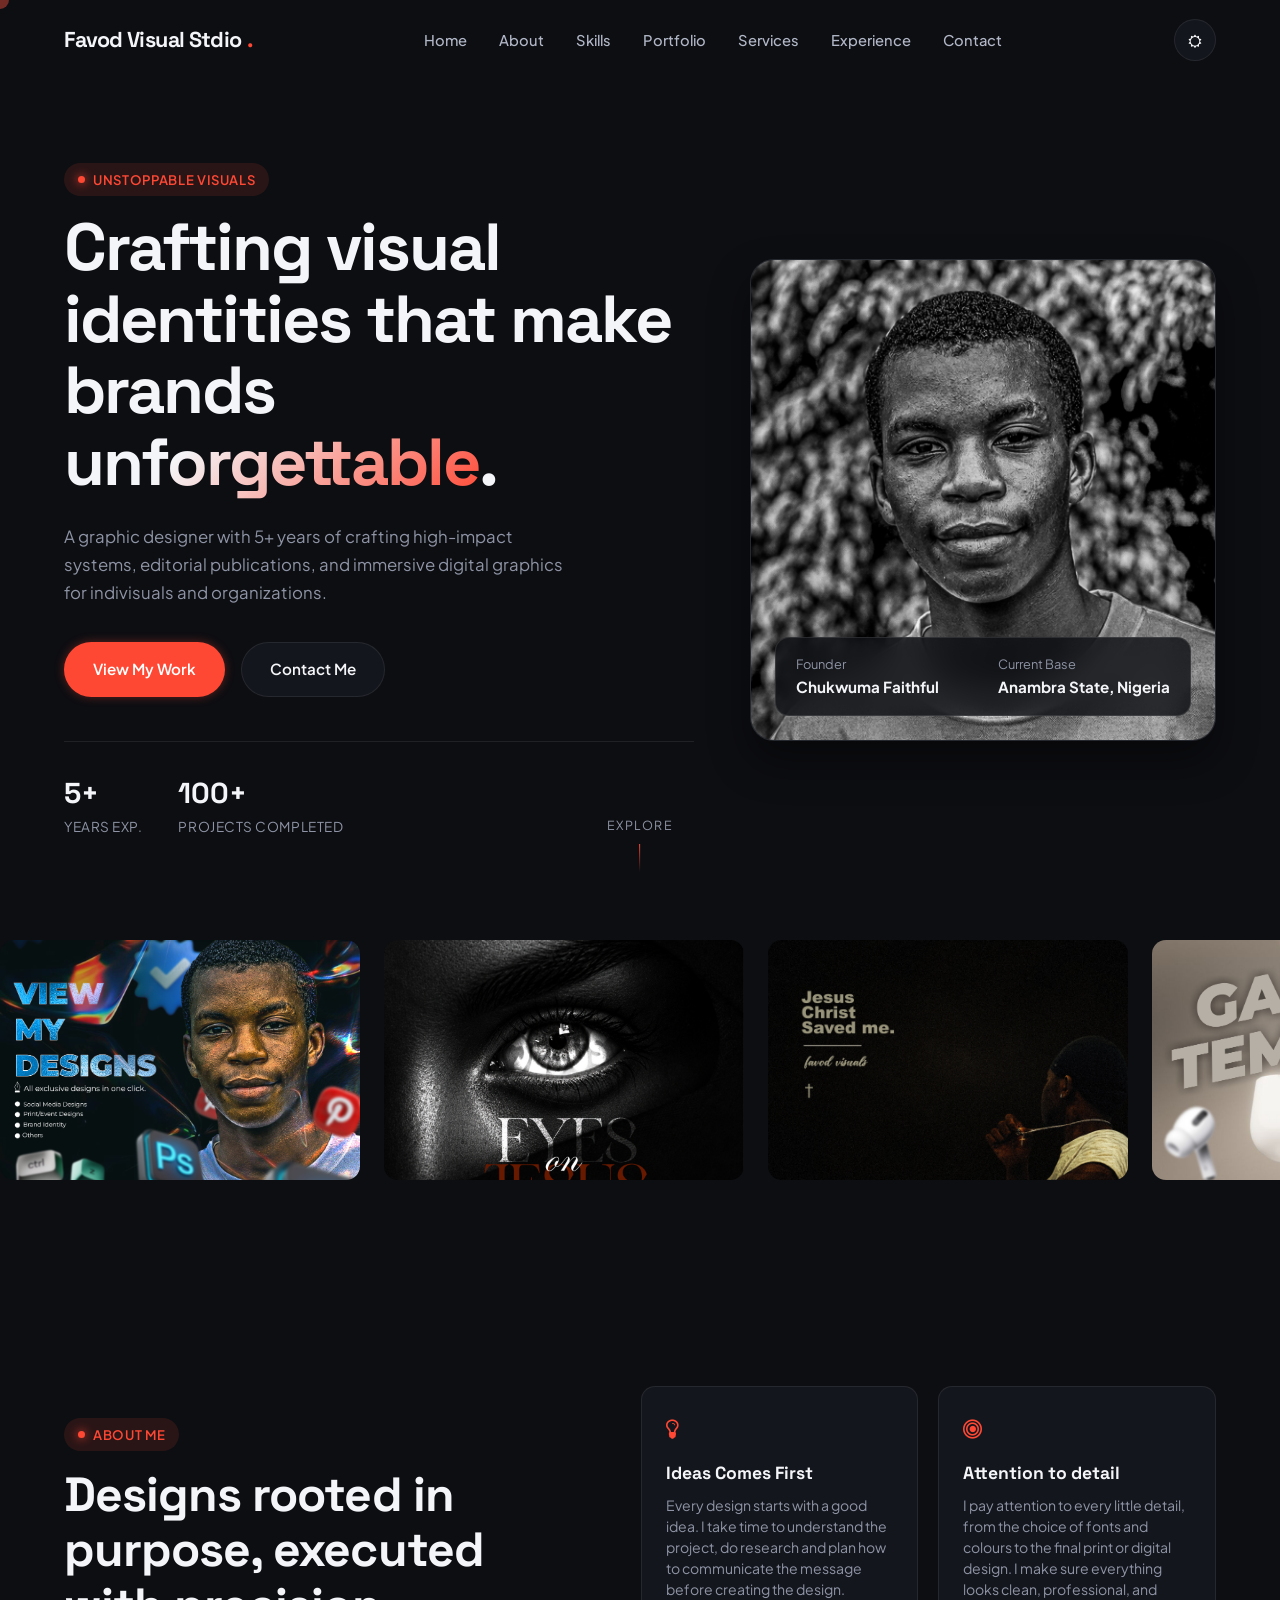
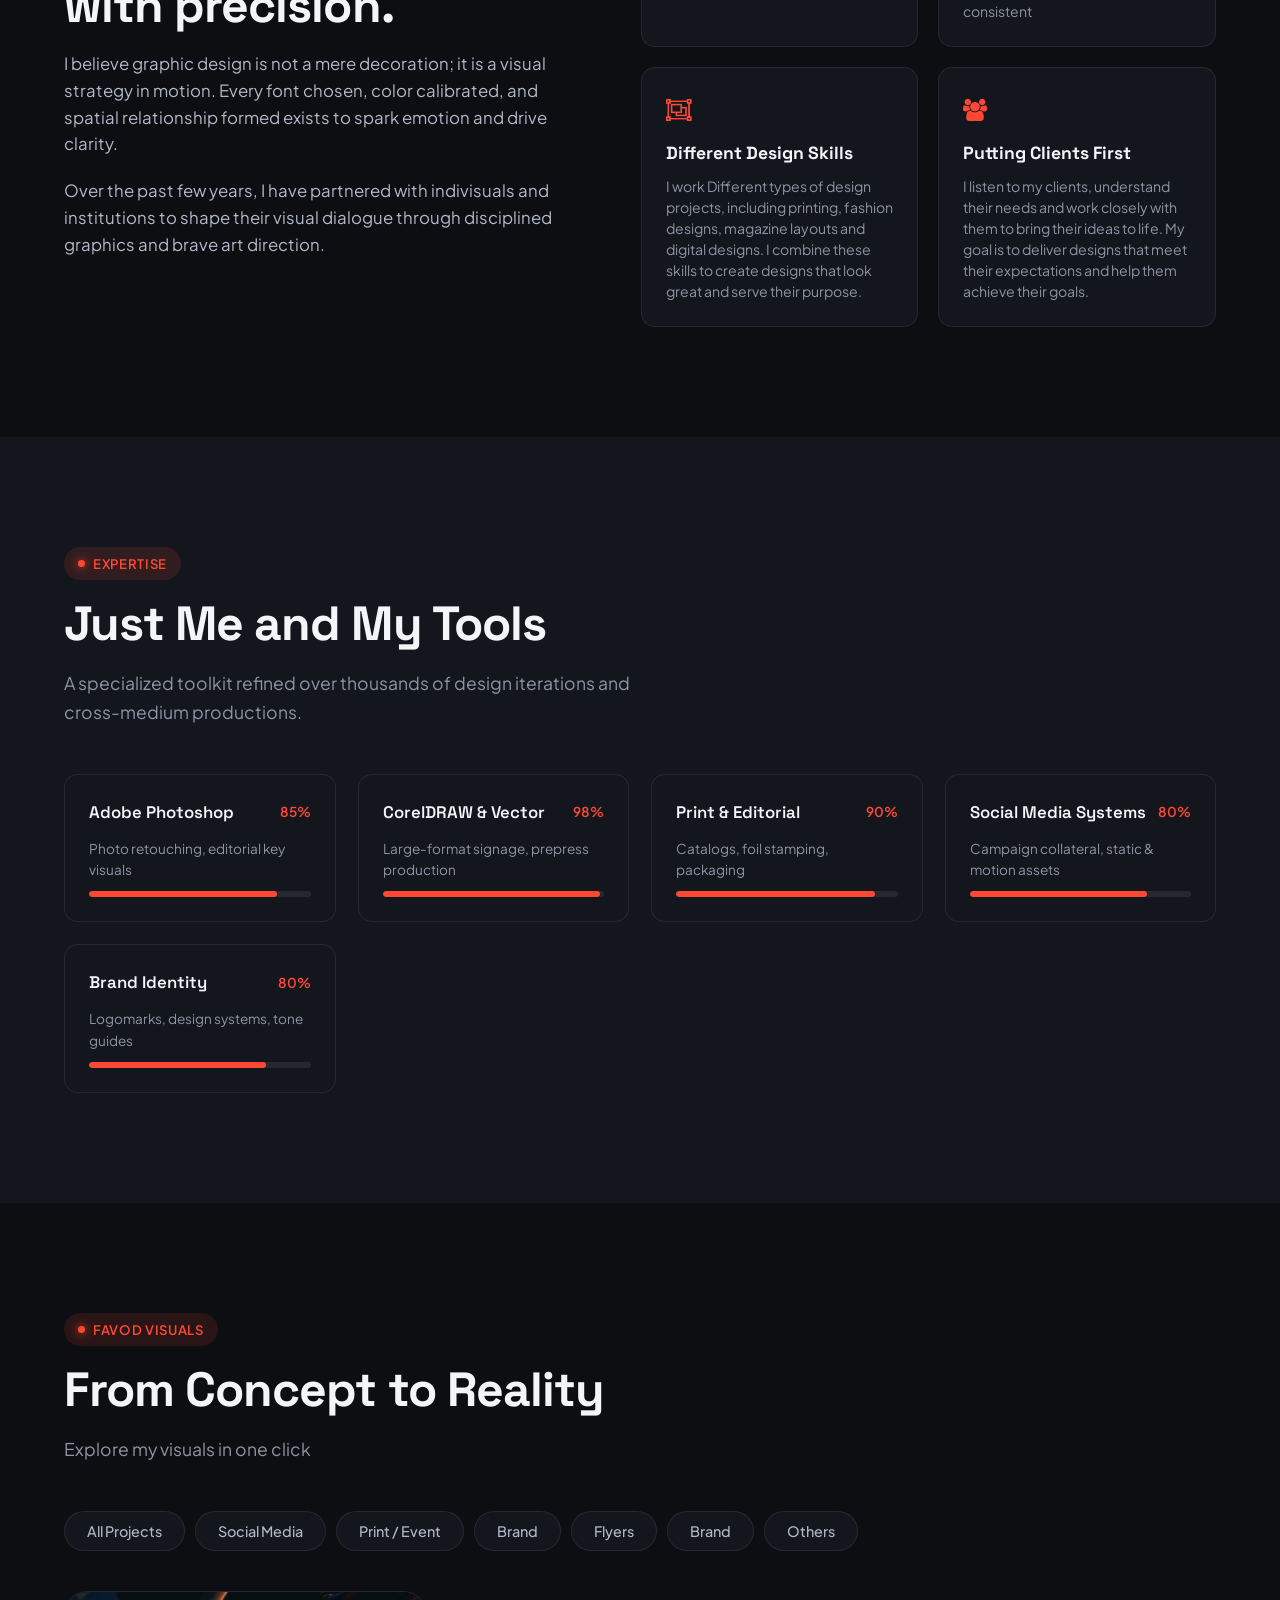
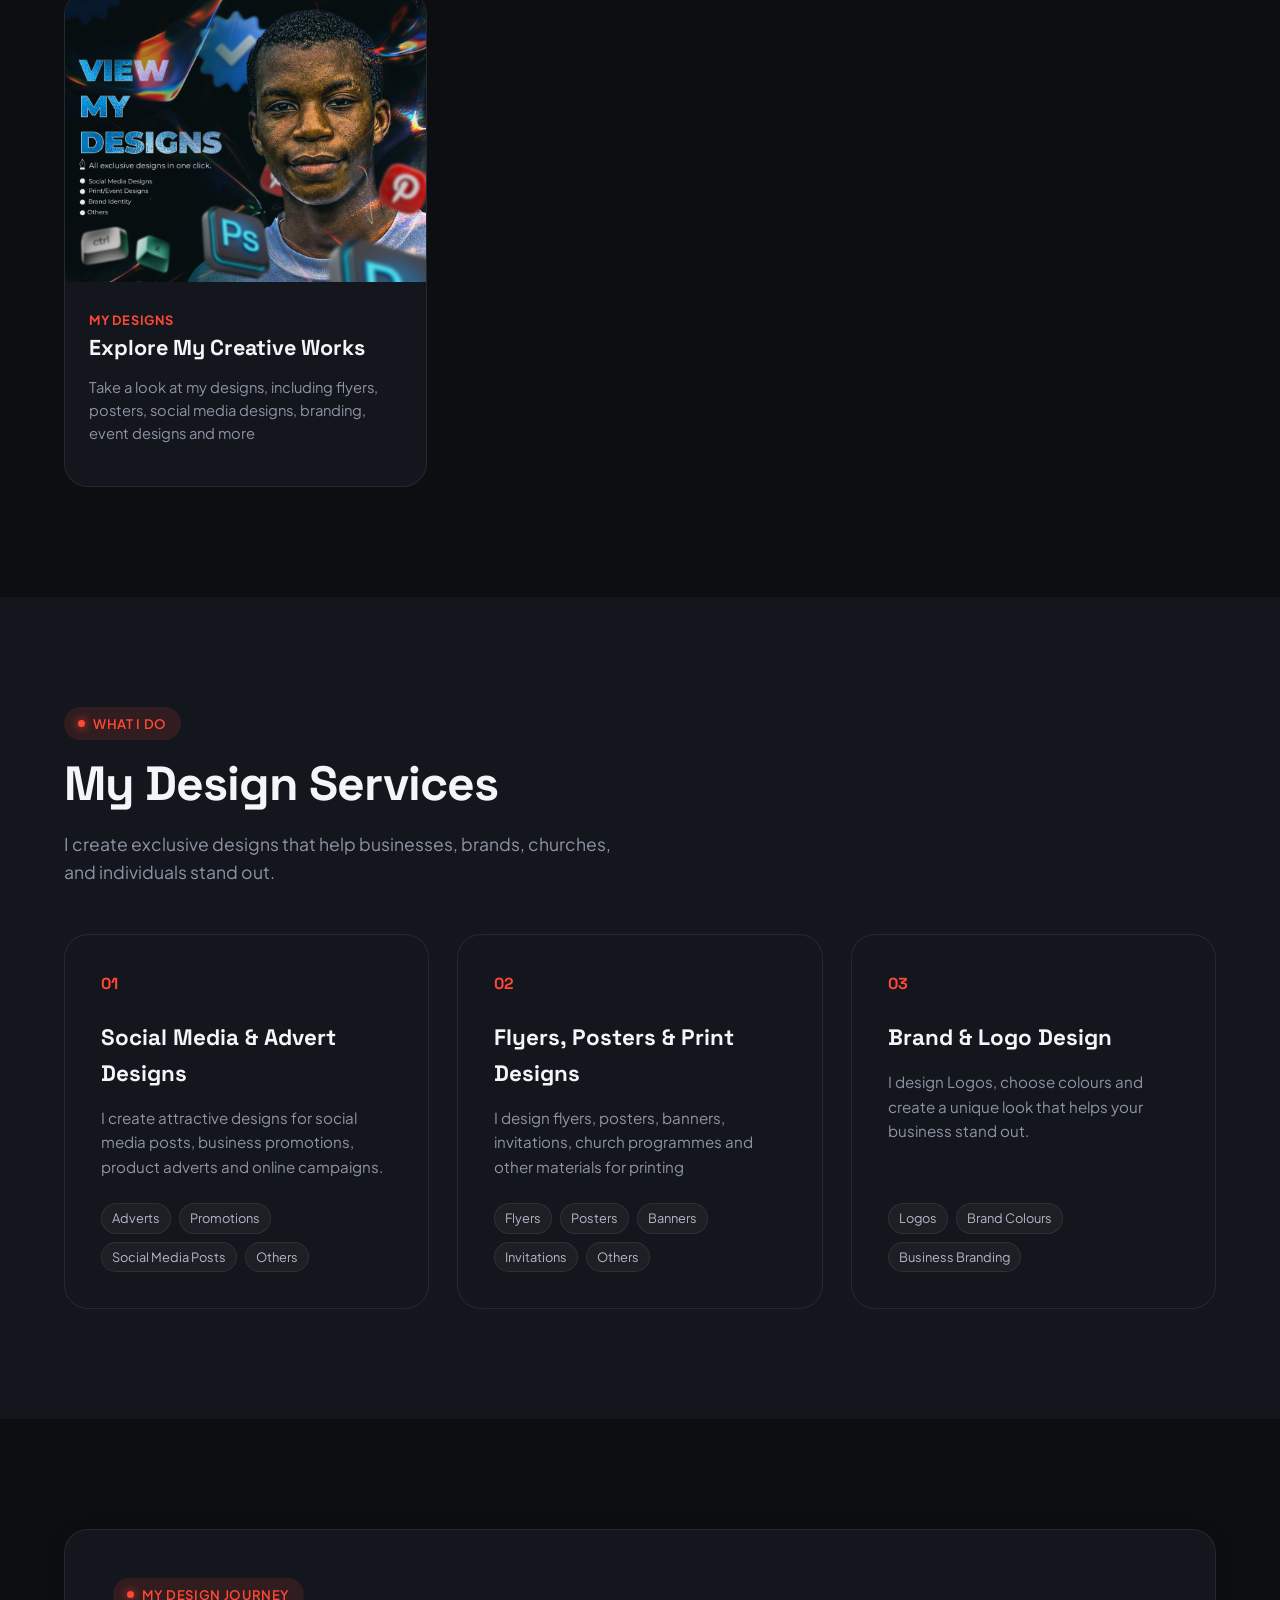
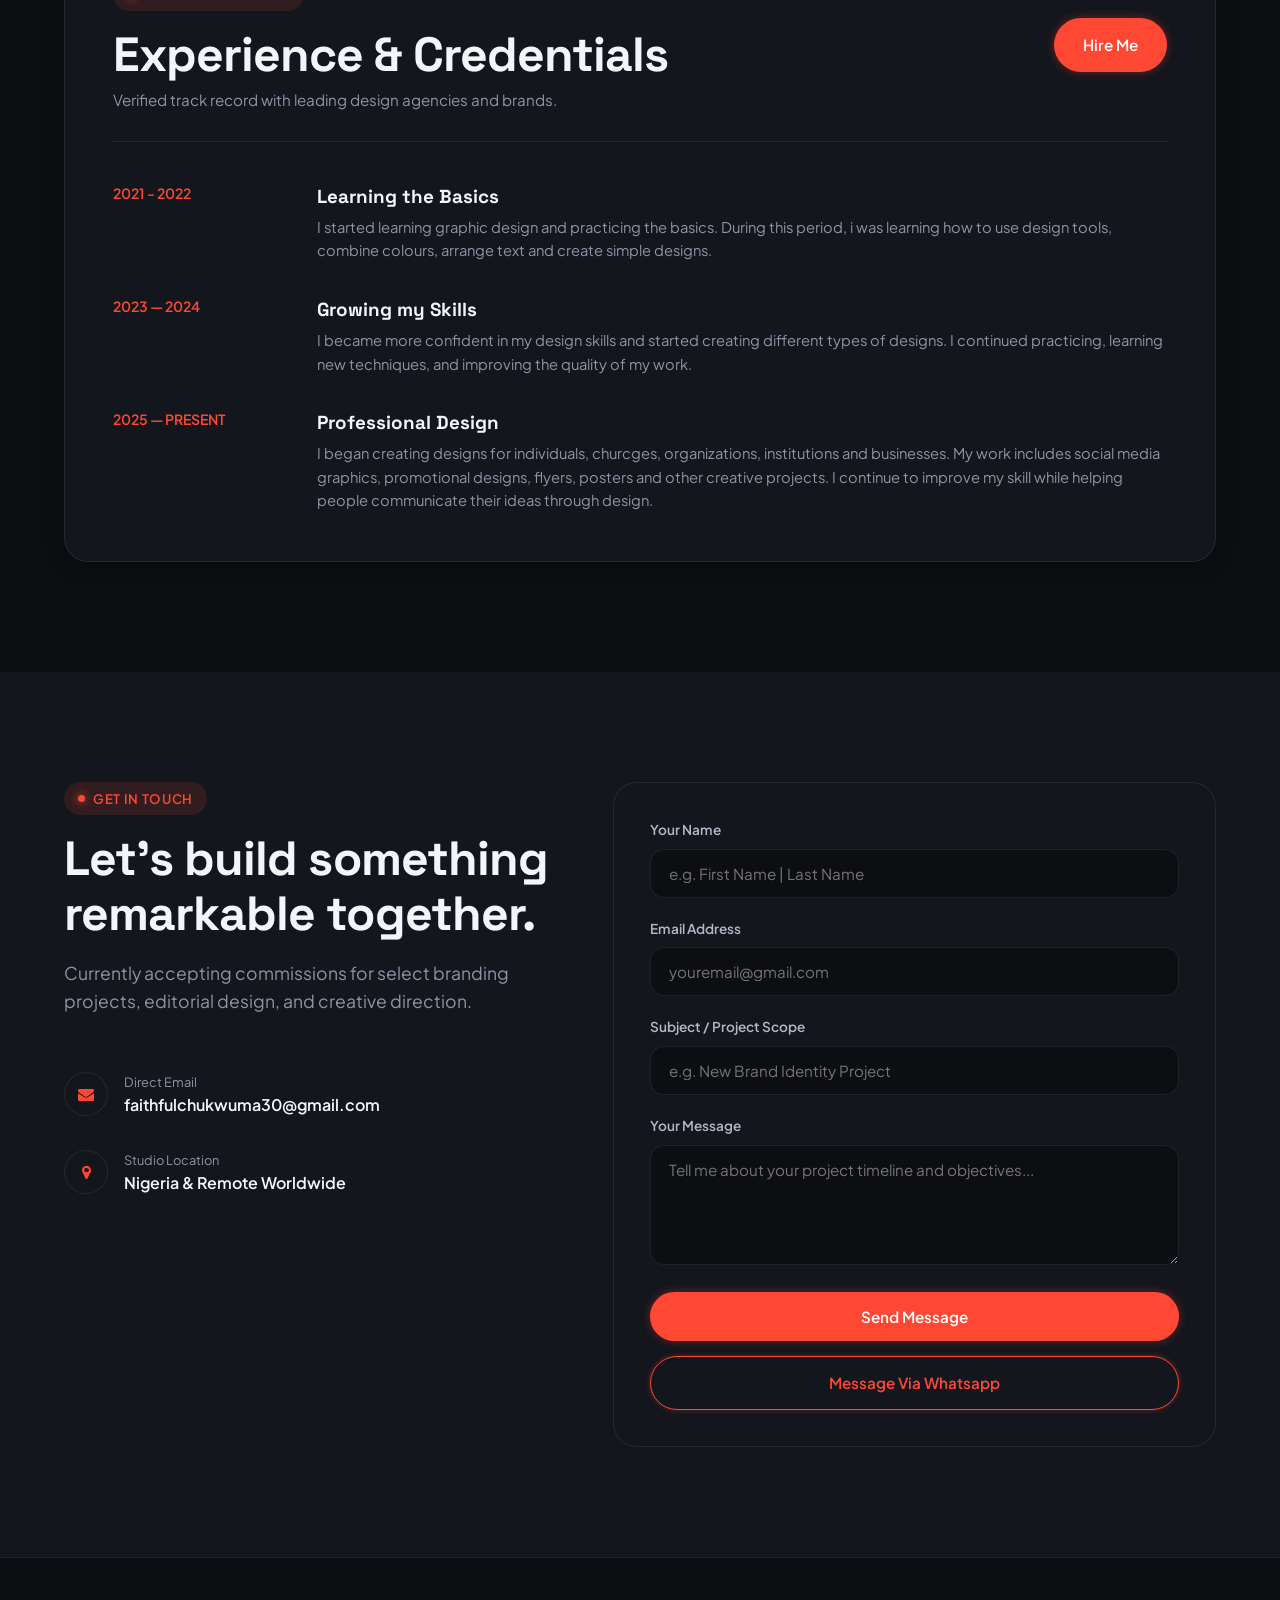
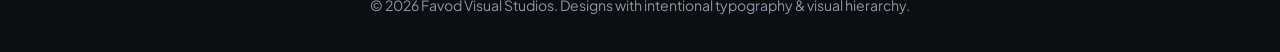
<file: index.html>
<!DOCTYPE html>
<html lang="en" data-theme="dark">

<head>
  <meta charset="UTF-8" />
  <meta name="viewport" content="width=device-width, initial-scale=1.0" />
  <title>Favod Visual studio — Graphic Designer</title>
  <meta name="description"
    content="Favod Visual Studio - Graphic Designer and specializing in Editorial Designs and Digital Experiences." />
  <meta property="og:type" content="website">
  <meta property="og:description" content="Explore creative graphic designs and visual projects by Favod Visual Studio.">
  <link rel="icon" type="image/png" href="images/falcon web.png">
  <link rel="stylesheet" href="style.css">
  <link rel="stylesheet" href="font/css/font-awesome.min.css">
  <link rel="preconnect" href="https://fonts.googleapis.com">
  <link rel="preconnect" href="https://fonts.gstatic.com" crossorigin>
  <link
    href="https://fonts.googleapis.com/css2?family=Plus+Jakarta+Sans:wght@300;400;500;600;700;800&family=Space+Grotesk:wght@400;500;600;700&display=swap"
    rel="stylesheet">

</head>

<body>

  <!-- Custom Cursor -->
  <div class="custom-cursor" id="cursor"></div>

  <!-- Navbar -->
  <header class="navbar" id="navbar">
    <div class="container nav-container">
      <a href="#home" class="logo">Favod Visual Stdio<span>.</span></a>

      <ul class="nav-links" id="navLinks">
        <li><a href="#home">Home</a></li>
        <li><a href="#about">About</a></li>
        <li><a href="#skills">Skills</a></li>
        <li><a href="#portfolio">Portfolio</a></li>
        <li><a href="#services">Services</a></li>
        <li><a href="#experience">Experience</a></li>
        <li><a href="#contact">Contact</a></li>
      </ul>

      <div class="nav-actions">
        <button class="theme-toggle" id="themeToggle" aria-label="Toggle Dark/Light Mode">
          <span id="themeIcon"><i class="fa fa-sun-o"></i></span>
        </button>
        <button class="mobile-menu-btn" id="mobileMenuBtn" aria-label="Toggle Menu">
          <span></span><span></span><span></span>
        </button>
      </div>
    </div>
  </header>

  <!-- Hero Section -->
  <section class="hero" id="home">
    <div class="container">
      <div class="hero-grid">
        <div class="hero-content">
          <div class="badge">
            <span class="badge-dot"></span> Unstoppable Visuals
          </div>
          <h1 class="hero-title">
            Crafting visual identities that make brands <span class="highlight">unforgettable</span>.
          </h1>
          <p class="hero-desc">
            A graphic designer with 5+ years of crafting high-impact systems, editorial
            publications, and immersive digital graphics for indivisuals and organizations.
          </p>
          <div class="hero-actions">
            <a href="#portfolio" class="btn btn-primary">View My Work</a>
            <a href="#contact" class="btn btn-secondary">Contact Me</a>
          </div>
          <div class="hero-stats">
            <div>
              <div class="stat-number">5+</div>
              <div class="stat-label">Years Exp.</div>
            </div>
            <div>
              <div class="stat-number">100+</div>
              <div class="stat-label">Projects Completed</div>
            </div>
          </div>
        </div>

        <div class="hero-visual">
          <div class="hero-card">
            <!-- Easily replace with personal designer portrait -->
            <img src="images/IMG EDIT1.png" alt="Chukwuma Faithful - Graphic Designer" />
            <div class="hero-tag">
              <div>
                <p style="font-size:0.8rem;color:var(--text-muted);">Founder</p>
                <p style="font-weight:700;font-size:0.95rem;">Chukwuma Faithful</p>
              </div>
              <div>
                <p style="font-size:0.8rem;color:var(--text-muted);">Current Base</p>
                <p style="font-weight:700;font-size:0.95rem;">Anambra State, Nigeria</p>
              </div>
            </div>
          </div>
        </div>
      </div>
    </div>
    <div class="scroll-indicator">
      <a href="#about">EXPLORE</a>
      <div class="scroll-line"></div>
    </div>
  </section>
  <section class="designs-section">
    <div class="design-slider">
      <div class="design-track" id="designTrack">
        <img src="images/slide/slide.png" alt="Design 1" draggable="false">
        <img src="images/slide/slide-1.jpg" alt="Design 2" draggable="false">
        <img src="images/slide/slide-2.jpg" alt="Design 3" draggable="false">
        <img src="images/slide/slide-3.jpg" alt="Design 4" draggable="false">
        <img src="images/slide/slide-4.jpg" alt="Design 5" draggable="false">
        <img src="images/slide/slide-5.jpg" alt="Design 6" draggable="false">
        <img src="images/slide/slide-6.jpg" alt="Design 7" draggable="false">
        <img src="images/slide/slide-7.jpg" alt="Design 8" draggable="false">
        <img src="images/slide/slide-8.jpg" alt="Design 9" draggable="false">
        <img src="images/slide/slide-9.jpg" alt="Design 10" draggable="false">
        <img src="images/slide/slide-10.jpg" alt="Design 11" draggable="false">
        <img src="images/slide/slide-11.jpg" alt="Design 12" draggable="false">
        <img src="images/slide/slide-12.jpg" alt="Design 13" draggable="false">
        <img src="images/slide/slide-13.jpg" alt="Design 14" draggable="false">
        <img src="images/slide/slide-14.jpg" alt="Design 15" draggable="false">
        <img src="images/slide/slide-15.jpg" alt="Design 16" draggable="false">
        <img src="images/slide/slide-16.jpg" alt="Design 17" draggable="false">
        <img src="images/slide/slide-17.jpg" alt="Design 18" draggable="false">
        <img src="images/slide/slide-18.jpg" alt="Design 19" draggable="false">

        <img src="images/slide/slide.png" alt="Design 1" draggable="false">
        <img src="images/slide/slide-1.jpg" alt="Design 2" draggable="false">
        <img src="images/slide/slide-2.jpg" alt="Design 3" draggable="false">
        <img src="images/slide/slide-3.jpg" alt="Design 4" draggable="false">
        <img src="images/slide/slide-4.jpg" alt="Design 5" draggable="false">
        <img src="images/slide/slide-5.jpg" alt="Design 6" draggable="false">
        <img src="images/slide/slide-6.jpg" alt="Design 7" draggable="false">
        <img src="images/slide/slide-7.jpg" alt="Design 8" draggable="false">
        <img src="images/slide/slide-8.jpg" alt="Design 9" draggable="false">
        <img src="images/slide/slide-9.jpg" alt="Design 10" draggable="false">
        <img src="images/slide/slide-10.jpg" alt="Design 11" draggable="false">
        <img src="images/slide/slide-11.jpg" alt="Design 12" draggable="false">
        <img src="images/slide/slide-12.jpg" alt="Design 13" draggable="false">
        <img src="images/slide/slide-13.jpg" alt="Design 14" draggable="false">
        <img src="images/slide/slide-14.jpg" alt="Design 15" draggable="false">
        <img src="images/slide/slide-15.jpg" alt="Design 16" draggable="false">
        <img src="images/slide/slide-16.jpg" alt="Design 17" draggable="false">
        <img src="images/slide/slide-17.jpg" alt="Design 18" draggable="false">
        <img src="images/slide/slide-18.jpg" alt="Design 19" draggable="false">
      </div>
    </div>
  </section>

  <!-- About Me -->
  <section class="section-padding" id="about">
    <div class="container">
      <div class="about-grid">
        <div>
          <div class="badge"><span class="badge-dot"></span>About Me</div>
          <h2 class="section-title">Designs rooted in purpose, executed with precision.</h2>
          <div class="about-story">
            <p>
              I believe graphic design is not a mere decoration; it is a visual strategy in motion. Every font chosen,
              color calibrated, and spatial relationship formed exists to spark emotion and drive clarity.
            </p>
            <p>
              Over the past few years, I have partnered with indivisuals and institutions to shape their visual dialogue
              through disciplined graphics and brave art direction.
            </p>
          </div>
        </div>

        <div>
          <div class="about-cards">
            <div class="about-card">
              <span class="about-card-icon"><i class="fa fa-lightbulb-o"></i></span>
              <h4>Ideas Comes First</h4>
              <p>Every design starts with a good idea. I take time to understand the project, do research and plan how
                to communicate the message before creating the design.</p>
            </div>
            <div class="about-card">
              <span class="about-card-icon"><i class="fa fa-bullseye"></i></span>
              <h4>Attention to detail</h4>
              <p>I pay attention to every little detail, from the choice of fonts and colours to the final print or
                digital design. I make sure everything looks clean, professional, and consistent</p>
            </div>
            <div class="about-card">
              <span class="about-card-icon"><i class="fa fa-object-group"></i></span>
              <h4>Different Design Skills</h4>
              <p>I work Different types of design projects, including printing, fashion designs, magazine layouts and
                digital designs. I combine these skills to create designs that look great and serve their purpose.</p>
            </div>
            <div class="about-card">
              <span class="about-card-icon"><i class="fa fa-users"></i></span>
              <h4>Putting Clients First</h4>
              <p>I listen to my clients, understand their needs and work closely with them to bring their ideas to life.
                My goal is to deliver designs that meet their expectations and help them achieve their goals.</p>
            </div>
          </div>
        </div>
      </div>
    </div>
  </section>

  <!-- Skills -->
  <section class="section-padding" id="skills" style="background: var(--bg-surface);">
    <div class="container">
      <div class="badge"><span class="badge-dot"></span>Expertise</div>
      <h2 class="section-title">Just Me and My Tools</h2>
      <p class="section-desc">A specialized toolkit refined over thousands of design iterations and cross-medium
        productions.</p>

      <div class="skills-grid">
        <div class="skill-card">
          <div class="skill-head">
            <span class="skill-name">Adobe Photoshop</span>
            <span class="skill-meta">85%</span>
          </div>
          <p style="font-size:0.85rem;color:var(--text-muted)">Photo retouching, editorial key visuals</p>
          <div class="skill-bar">
            <div class="skill-fill" style="width: 85%;"></div>
          </div>
        </div>

        <div class="skill-card">
          <div class="skill-head">
            <span class="skill-name">CorelDRAW & Vector</span>
            <span class="skill-meta">98%</span>
          </div>
          <p style="font-size:0.85rem;color:var(--text-muted)">Large-format signage, prepress production</p>
          <div class="skill-bar">
            <div class="skill-fill" style="width: 98%;"></div>
          </div>
        </div>

        <div class="skill-card">
          <div class="skill-head">
            <span class="skill-name">Print & Editorial</span>
            <span class="skill-meta">90%</span>
          </div>
          <p style="font-size:0.85rem;color:var(--text-muted)">Catalogs, foil stamping, packaging</p>
          <div class="skill-bar">
            <div class="skill-fill" style="width: 90%;"></div>
          </div>
        </div>

        <div class="skill-card">
          <div class="skill-head">
            <span class="skill-name">Social Media Systems</span>
            <span class="skill-meta">80%</span>
          </div>
          <p style="font-size:0.85rem;color:var(--text-muted)">Campaign collateral, static & motion assets</p>
          <div class="skill-bar">
            <div class="skill-fill" style="width: 80%;"></div>
          </div>
        </div>

        <div class="skill-card">
          <div class="skill-head">
            <span class="skill-name">Brand Identity</span>
            <span class="skill-meta">80%</span>
          </div>
          <p style="font-size:0.85rem;color:var(--text-muted)">Logomarks, design systems, tone guides</p>
          <div class="skill-bar">
            <div class="skill-fill" style="width: 80%;"></div>
          </div>
        </div>
      </div>
    </div>
  </section>

  <!-- Portfolio -->
  <section class="section-padding" id="portfolio">
    <div class="container">
      <div class="badge"><span class="badge-dot"></span>Favod Visuals</div>
      <h2 class="section-title">From Concept to Reality</h2>
      <p class="section-desc">Explore my visuals in one click</p>

      <!-- Portfolio Category -->
      <div class="filter-bar">
        <button class="filter-btn active">All Projects</button>
        <button class="filter-btn">Social Media</button>
        <button class="filter-btn">Print / Event</button>
        <button class="filter-btn">Brand</button>
        <button class="filter-btn">Flyers</button>
        <button class="filter-btn">Brand</button>
        <button class="filter-btn">Others</button>
      </div>

      <!-- Portfolio Gallery Grid -->
      <div class="portfolio-grid" id="portfolioGrid">

        <!-- Social Media Projects -->
        <article class="project-card">
          <div class="project-thumb">
            <img src="images/Project img.png" alt="Project image cover">
            <a class="project-overlay" href="project.html">
              <span class="btn btn-secondary" style="padding: 8px 18px; font-size: 0.85rem;">Explore My Works</span>
            </a>
          </div>
          <div class="project-body">
            <div>
              <span class="project-category">MY DESIGNS</span>
              <h3 class="project-title">Explore My Creative Works</h3>
              <p class="project-snippet">Take a look at my designs, including flyers, posters, social media designs,
                branding, event designs and more</p>
            </div>
            <div class="view-link">
            </div>
          </div>
        </article>

      </div>
    </div>
  </section>

  <!-- Services -->
  <section class="section-padding" id="services" style="background: var(--bg-surface);">
    <div class="container">
      <div class="badge"><span class="badge-dot"></span>WHAT I DO</div>
      <h2 class="section-title">My Design Services</h2>
      <p class="section-desc">I create exclusive designs that help businesses, brands, churches, and individuals stand
        out.</p>

      <div class="services-grid">
        <div class="service-card">
          <div>
            <div class="service-number">01</div>
            <h3 class="service-title">Social Media & Advert Designs</h3>
            <p class="service-desc">I create attractive designs for social media posts, business promotions, product
              adverts and online campaigns.</p>
          </div>
          <ul class="service-tags">
            <li>Adverts</li>
            <li>Promotions</li>
            <li>Social Media Posts</li>
            <li>Others</li>
          </ul>
        </div>

        <div class="service-card">
          <div>
            <div class="service-number">02</div>
            <h3 class="service-title">Flyers, Posters & Print Designs</h3>
            <p class="service-desc">I design flyers, posters, banners, invitations, church programmes and other
              materials for printing</p>
          </div>
          <ul class="service-tags">
            <li>Flyers</li>
            <li>Posters</li>
            <li>Banners</li>
            <li>Invitations</li>
            <li>Others</li>
          </ul>
        </div>

        <div class="service-card">
          <div>
            <div class="service-number">03</div>
            <h3 class="service-title">Brand & Logo Design</h3>
            <p class="service-desc">I design Logos, choose colours and create a unique look that helps your business
              stand out.</p>
          </div>
          <ul class="service-tags">
            <li>Logos</li>
            <li>Brand Colours</li>
            <li>Business Branding</li>
          </ul>
        </div>
      </div>
    </div>
  </section>

  <!-- Experience Section -->
  <section class="section-padding" id="experience">
    <div class="container">
      <div class="resume-box">
        <div class="resume-header">
          <div>
            <div class="badge"><span class="badge-dot"></span>My Design Journey</div>
            <h2 class="section-title" style="margin-bottom: 6px;">Experience & Credentials</h2>
            <p style="color:var(--text-muted);font-size:0.95rem;">Verified track record with leading design agencies and
              brands.</p>
          </div>
          <div style="display:flex;gap:12px;">
            <a href="#contact" class="btn btn-primary">Hire Me</a>
          </div>
        </div>

        <div class="resume-timeline">
          <div class="resume-item">
            <span class="item-period">2021 - 2022</span>
            <div>
              <h4 class="item-role">Learning the Basics</h4>
              <p class="item-desc">I started learning graphic design and practicing the basics. During this period, i
                was learning how to use design tools, combine colours, arrange text and create simple designs.</p>
            </div>
          </div>

          <div class="resume-item">
            <span class="item-period">2023 — 2024</span>
            <div>
              <h4 class="item-role">Growing my Skills</h4>
              <p class="item-desc">I became more confident in my design skills and started creating different types of
                designs. I continued practicing, learning new techniques, and improving the quality of my work.</p>
            </div>
          </div>

          <div class="resume-item">
            <span class="item-period">2025 — PRESENT</span>
            <div>
              <h4 class="item-role">Professional Design</h4>
              <p class="item-desc">I began creating designs for individuals, churcges, organizations, institutions and
                businesses. My work includes social media graphics, promotional designs, flyers, posters and other
                creative projects. I continue to improve my skill while helping people communicate their ideas through
                design.</p>
            </div>
          </div>
        </div>
      </div>
    </div>
  </section>

  <!-- Contact Section -->
  <section class="section-padding" id="contact" style="background: var(--bg-surface);">
    <div class="container">
      <div class="contact-grid">
        <div class="contact-info">
          <div>
            <div class="badge"><span class="badge-dot"></span>Get in Touch</div>
            <h2 class="section-title">Let's build something remarkable together.</h2>
            <p class="section-desc" style="margin-bottom: 24px;">Currently accepting commissions for select branding
              projects, editorial design, and creative direction.</p>
          </div>

          <div class="info-card">
            <div class="info-icon"><i class="fa fa-envelope"></i></div>
            <div>
              <p style="font-size:0.8rem;color:var(--text-muted);">Direct Email</p>
              <a href="mailto:faithfulchukwuma30@gmail.com" style="font-weight:600;">faithfulchukwuma30@gmail.com</a>
            </div>
          </div>

          <div class="info-card">
            <div class="info-icon"><i class="fa fa-map-marker"></i></div>
            <div>
              <p style="font-size:0.8rem;color:var(--text-muted);">Studio Location</p>
              <p style="font-weight:600;">Nigeria & Remote Worldwide</p>
            </div>
          </div>

        </div>

        <form action="https://api.web3forms.com/submit" method="POST" class="contact-form">
          <input type="hidden" name="access_key" value="b659d30d-d87e-4fed-bcc9-f71f43a5cb85">
          <div class="form-group">
            <label class="form-label" for="userName">Your Name</label>
            <input type="text" id="userName" name="user_name" class="form-control"
              placeholder="e.g. First Name | Last Name" required />
          </div>

          <div class="form-group">
            <label class="form-label" for="userEmail">Email Address</label>
            <input type="email" id="userEmail" name="user_email" class="form-control" placeholder="youremail@gmail.com"
              required />
          </div>

          <div class="form-group">
            <label class="form-label" for="userSubject">Subject / Project Scope</label>
            <input type="text" id="userSubject" name="subject" class="form-control"
              placeholder="e.g. New Brand Identity Project" required />
          </div>

          <div class="form-group">
            <label class="form-label" for="userMessage">Your Message</label>
            <textarea id="userMessage" class="form-control" name="message"
              placeholder="Tell me about your project timeline and objectives..."></textarea>
          </div>

          <button type="submit" class="btn btn-primary" style="width: 100%;">Send Message</button>



          <a href="http://wa.me/2347041532667?text=Hello%2c%20i%20am%20interested%20in%20your%20Designs...."
            target="_blank" rel="noopener noreferrer" class="btn-w btn-whatsapp" style="width: 100%;">Message Via
            Whatsapp</a>
        </form>
      </div>
    </div>
  </section>

  <!-- Footer -->
  <footer>
    <div class="container">
      <p>© <span id="year"></span> Favod Visual Studios. Designs with intentional typography & visual hierarchy.</p>
    </div>
  </footer>


</body>
<script src="script.js"></script>

</html>
</file>
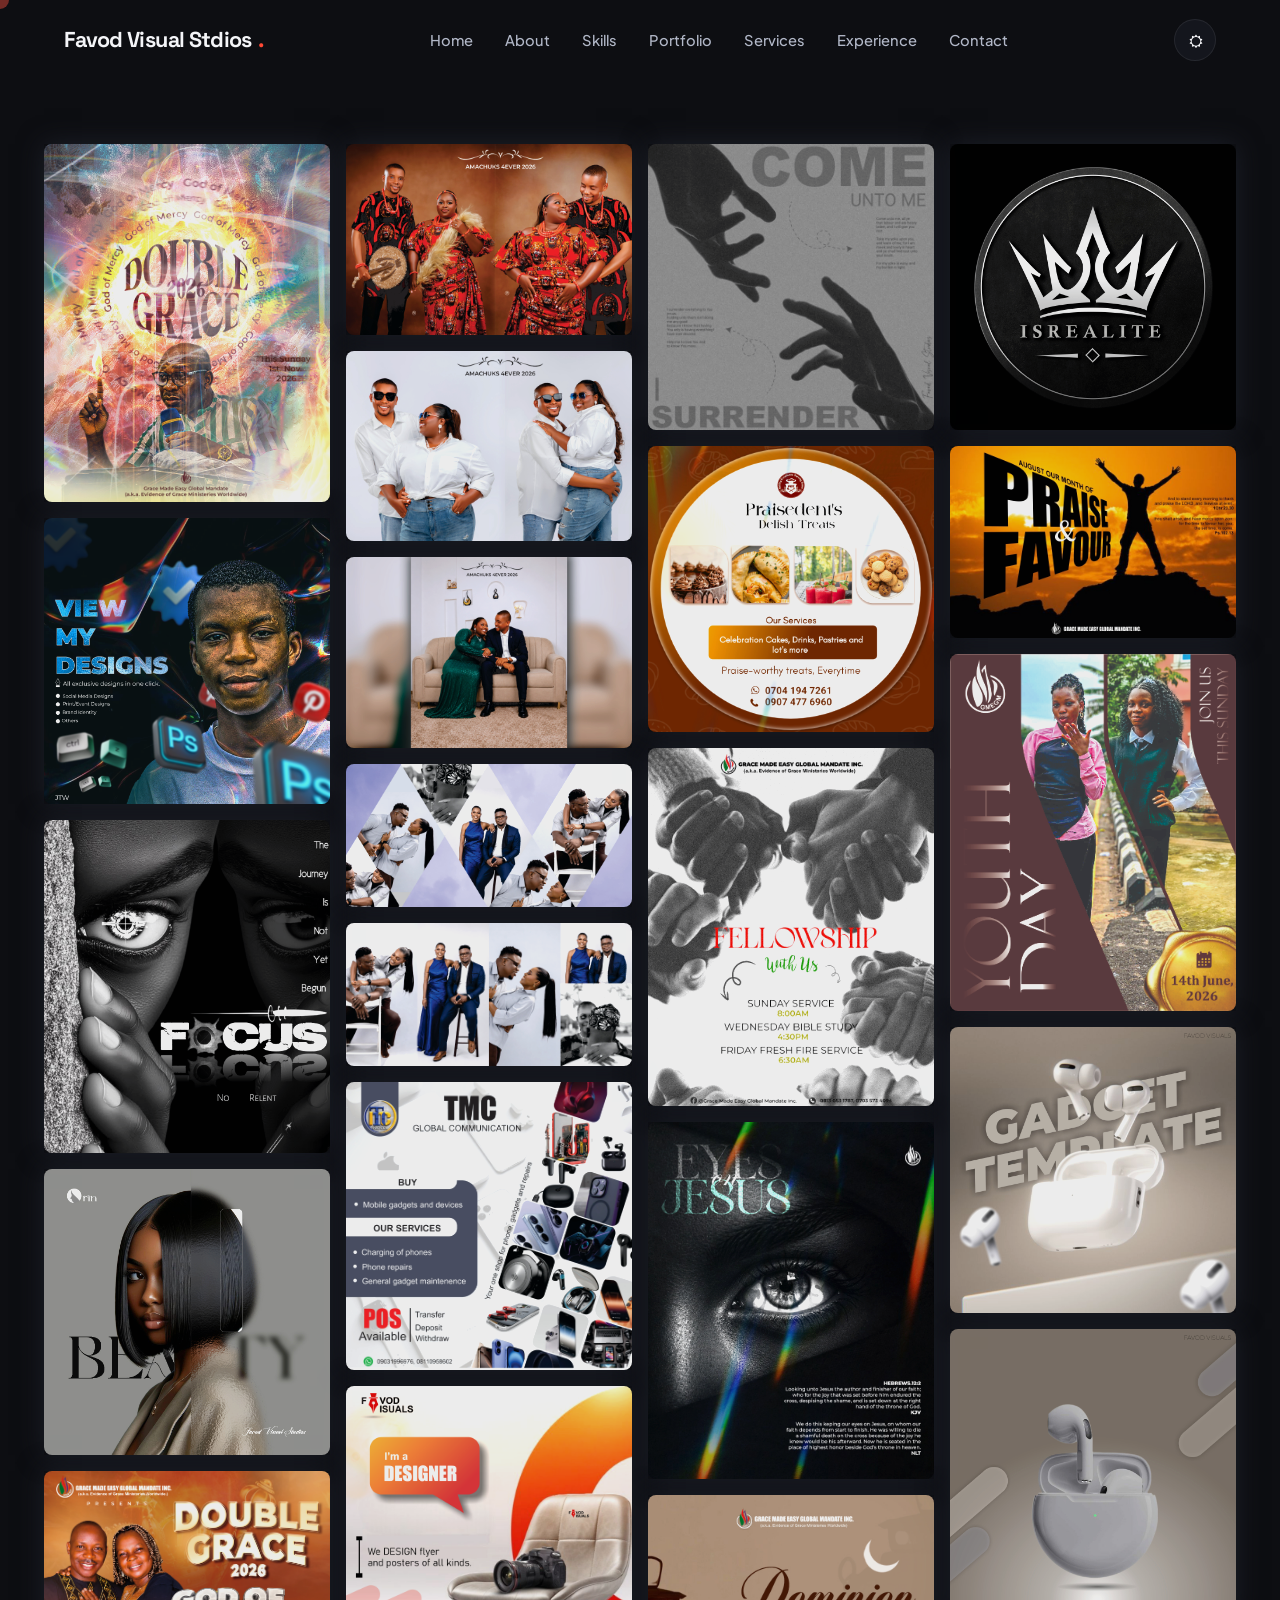
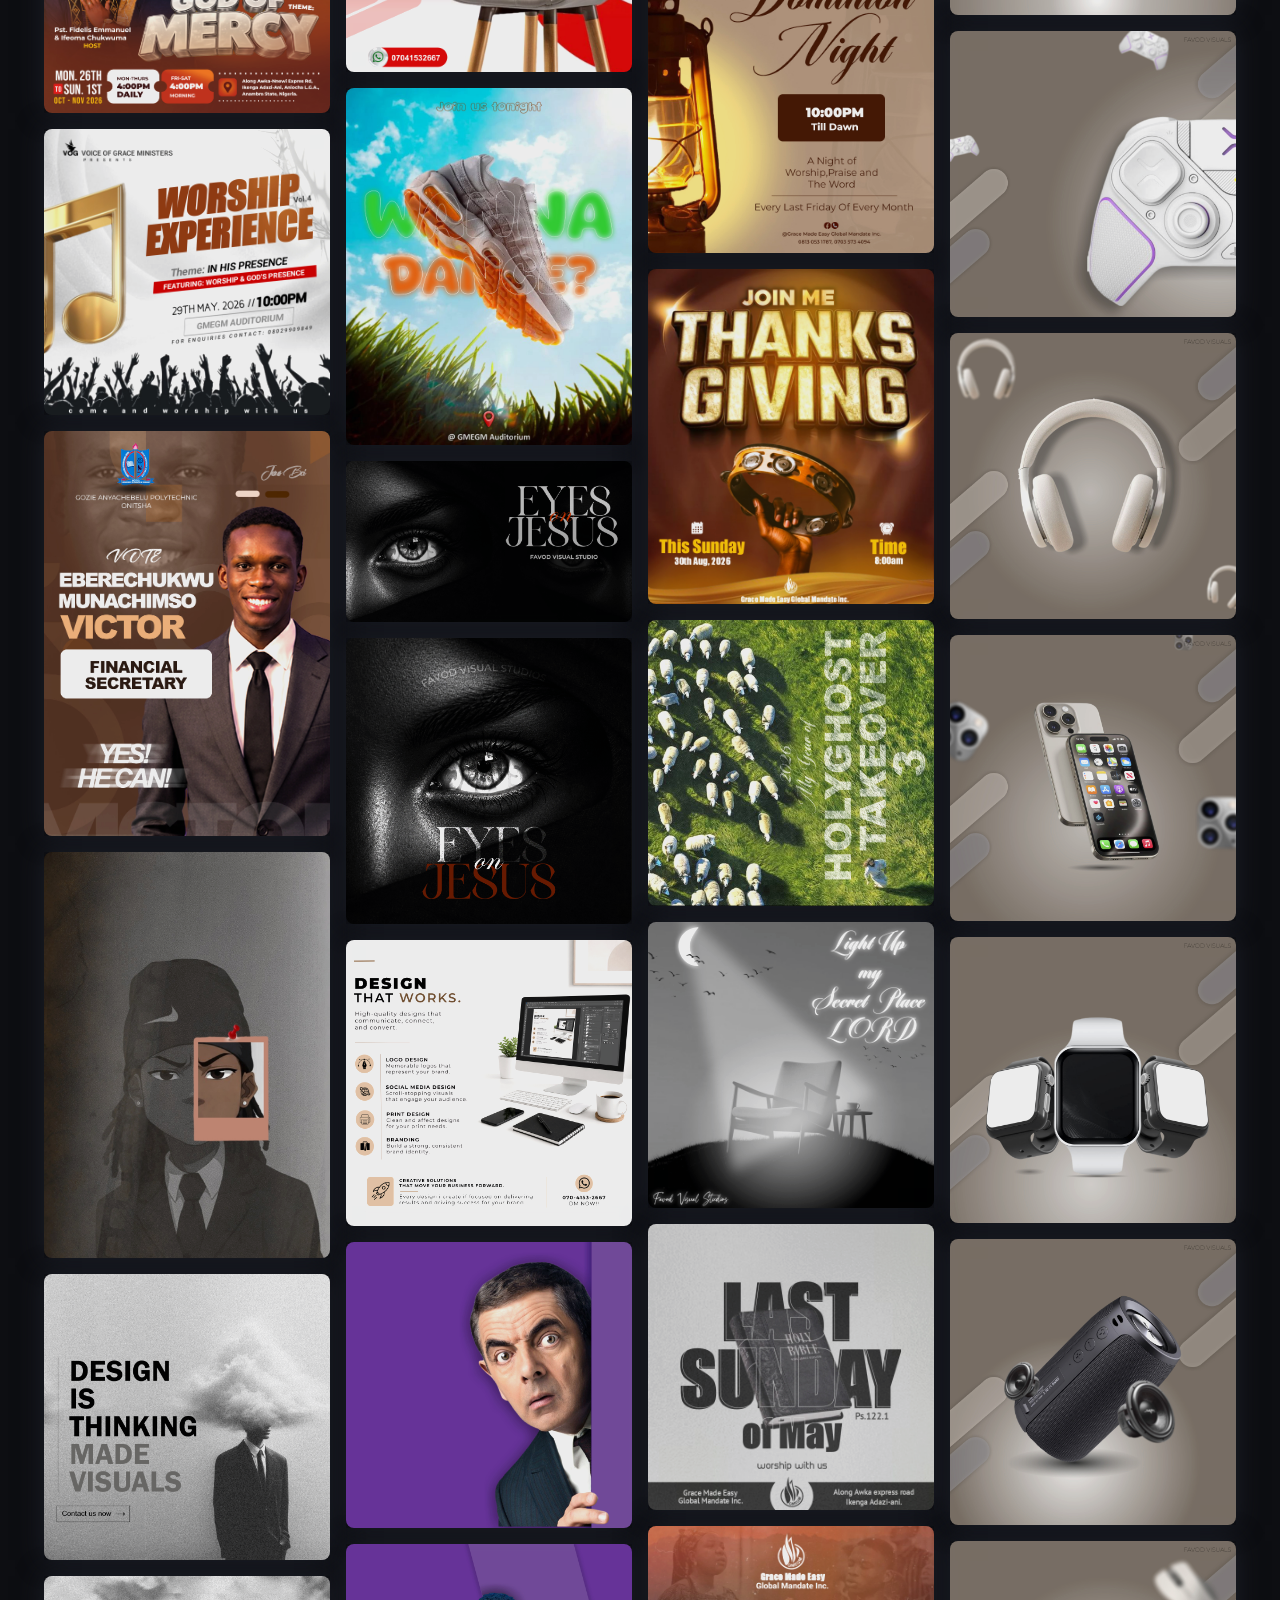
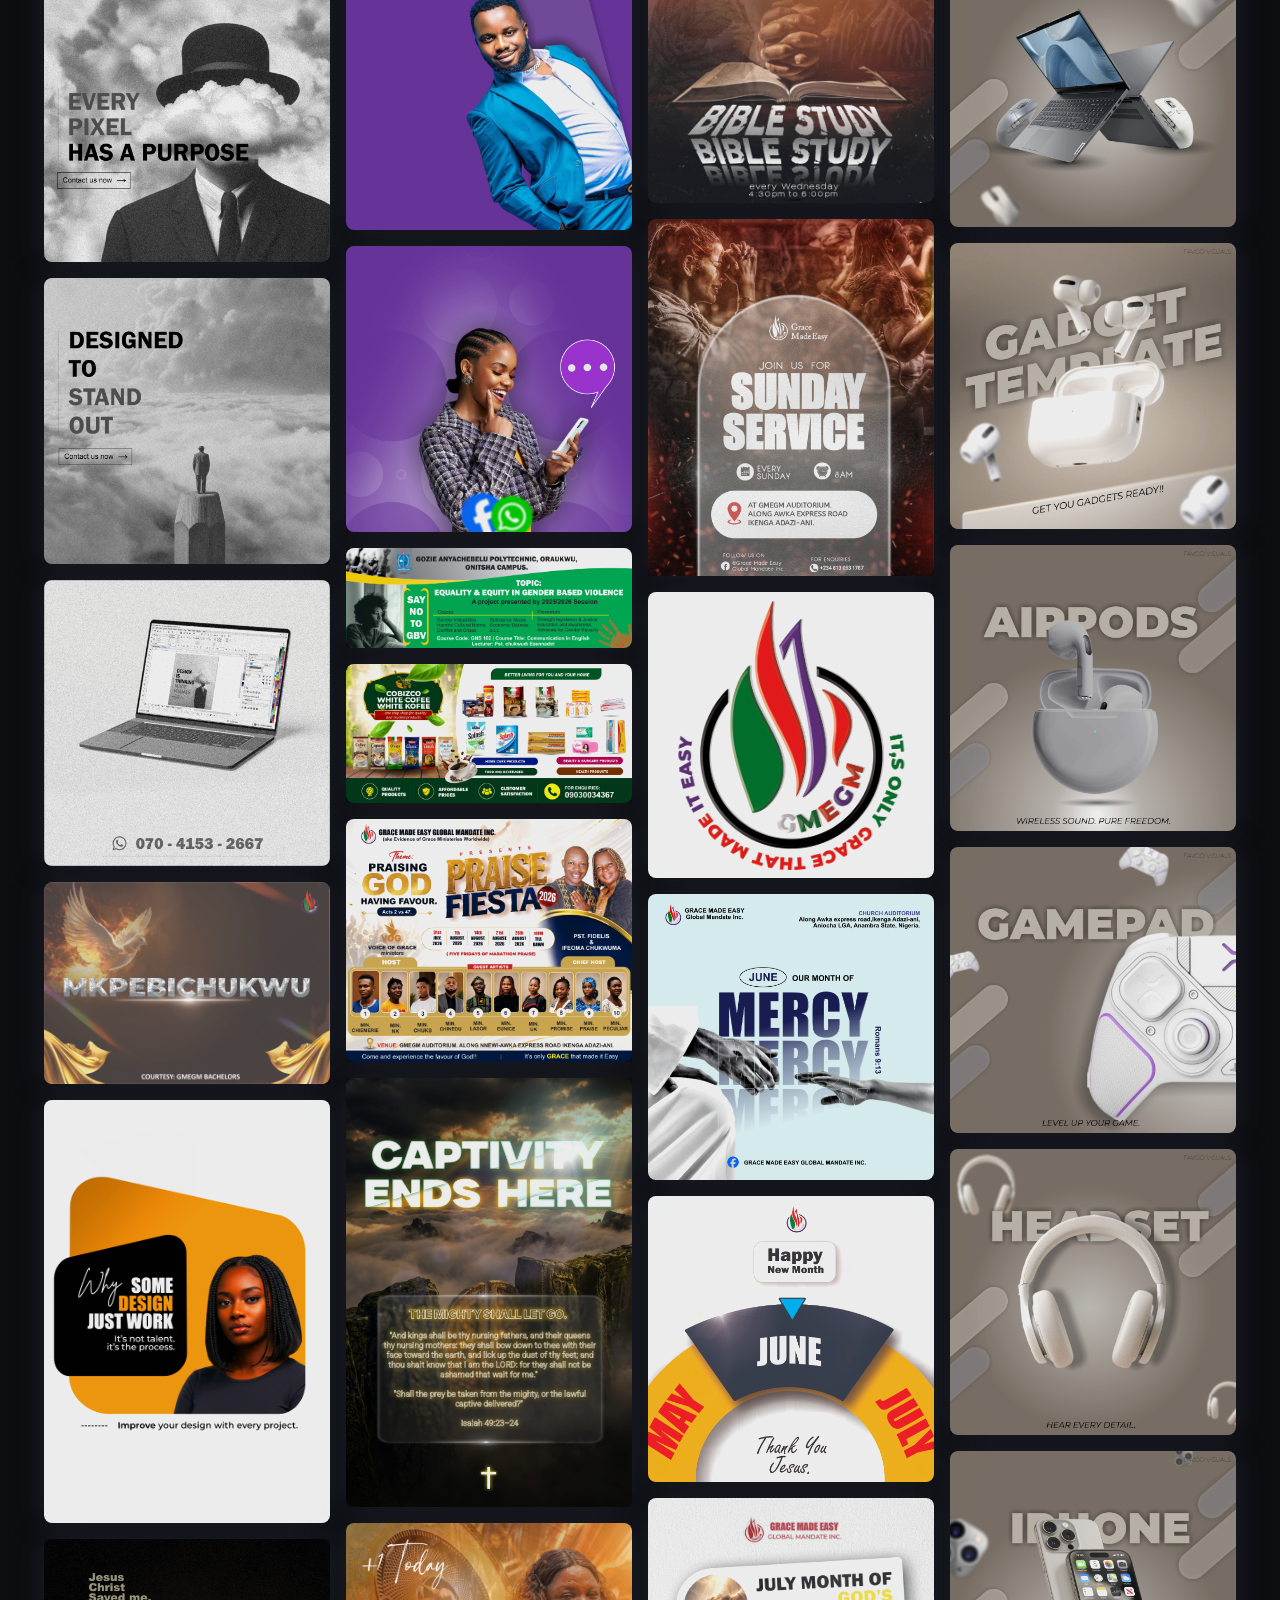
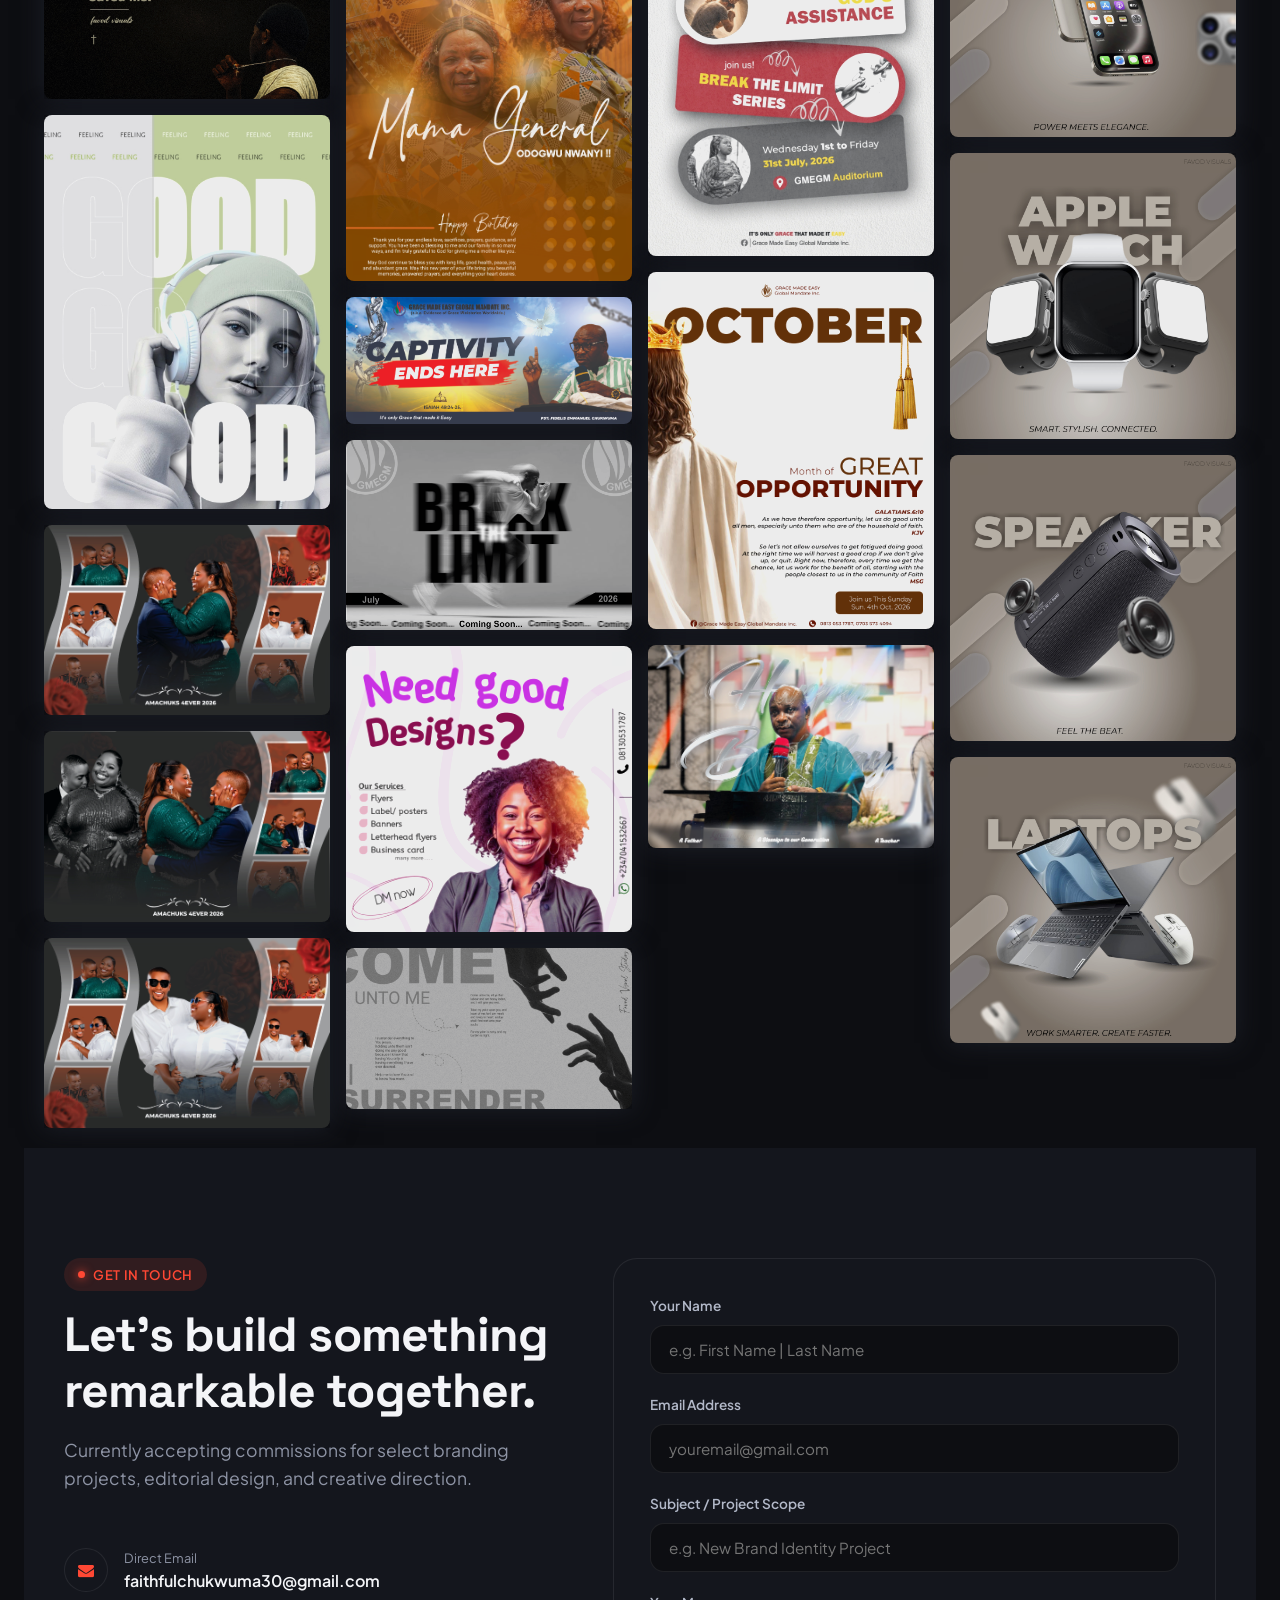
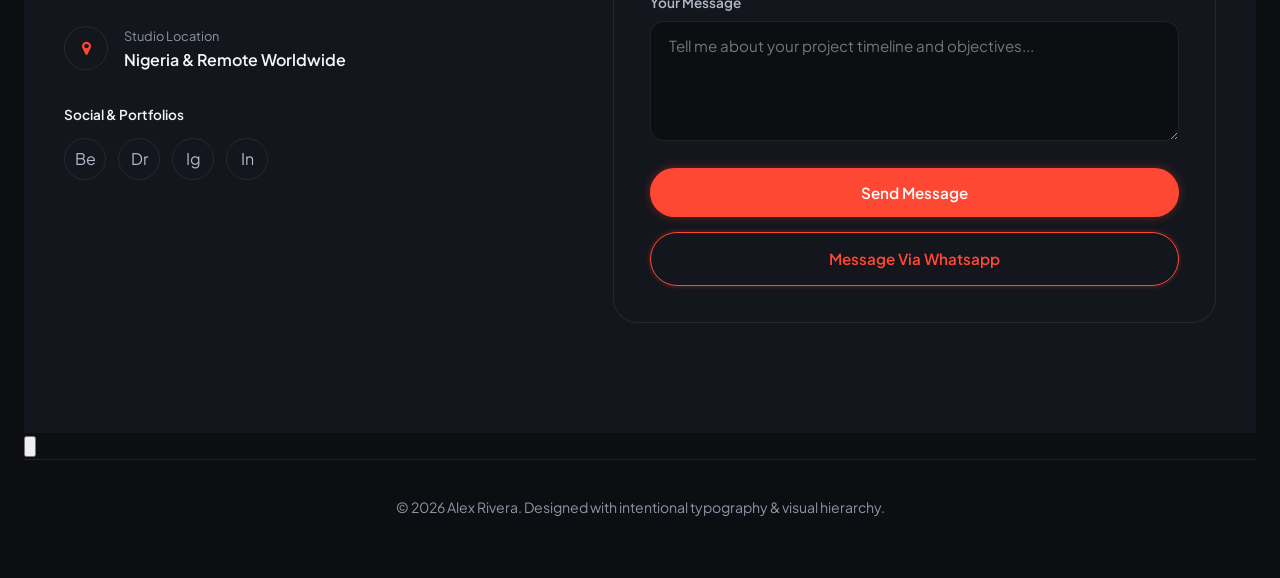
<file: project.html>
<!DOCTYPE html>
<html lang="en" data-theme="dark">

<head>
  <meta charset="UTF-8" />
  <meta name="viewport" content="width=device-width, initial-scale=1.0" />
  <title>Favod Visual studio — Senior Graphic Designer & Art Director</title>
  <meta name="description"
    content="Favod Visual Studio - Graphic Designer and specializing in Editorial Designs and Digital Experiences." />
  <meta property="og:type" content="website">
  <meta property="og:description"
    content="Explore creative graphic designs and visual projects by Favod Visual Studio.">
  <link rel="icon" type="image/png" href="images/falcon web.png">
  <link rel="stylesheet" href="style.css">
  <link rel="stylesheet" href="font/css/font-awesome.min.css">
  <link rel="preconnect" href="https://fonts.googleapis.com">
  <link rel="preconnect" href="https://fonts.gstatic.com" crossorigin>
  <link
    href="https://fonts.googleapis.com/css2?family=Plus+Jakarta+Sans:wght@300;400;500;600;700;800&family=Space+Grotesk:wght@400;500;600;700&display=swap"
    rel="stylesheet">

</head>

<body>

  <!-- Custom Cursor -->
  <div class="custom-cursor" id="cursor"></div>

  <!-- Navbar -->
  <header class="navbar" id="navbar">
    <div class="container nav-container">
      <a href="#home" class="logo">Favod Visual Stdios<span>.</span></a>

      <ul class="nav-links" id="navLinks">
        <li><a href="index.html">Home</a></li>
        <li><a href="index.html">About</a></li>
        <li><a href="index.html">Skills</a></li>
        <li><a href="index.html">Portfolio</a></li>
        <li><a href="index.html">Services</a></li>
        <li><a href="index.html">Experience</a></li>
        <li><a href="index.html">Contact</a></li>
      </ul>

      <div class="nav-actions">
        <button class="theme-toggle" id="themeToggle" aria-label="Toggle Dark/Light Mode">
          <span id="themeIcon"><i class="fa fa-sun-o"></i></span>
        </button>
        <button class="mobile-menu-btn" id="mobileMenuBtn" aria-label="Toggle Menu">
          <span></span><span></span><span></span>
        </button>
      </div>
    </div>
  </header>

  <!-- Gallery -->
  <main class="gallery-page">
    <div class="gallery">

      <a href="#design" class="gallery-item">
        <img src="images/gallery/double.jpg" alt="Design">
      </a>
      <div id="design" class="lightbox">
        <a href="#" class="close" aria-label="Close">&times;</a>
        <img src="images/gallery/double.jpg" alt="Design">
      </div>
      <a href="#design1" class="gallery-item">
        <img src="images/gallery/gallery-1.png" alt="Design 1">
      </a>
      <div id="design1" class="lightbox">
        <a href="#" class="close" aria-label="Close">&times;</a>
        <img src="images/gallery/gallery-1.png" alt="Design 1">
      </div>

      <a href="#design2" class="gallery-item">
        <img src="images/gallery/gallery-2.jpg" alt="Design 2">
      </a>
      <div id="design2" class="lightbox">
        <a href="#" class="close" aria-label="Close">&times;</a>
        <img src="images/gallery/gallery-2.jpg" alt="Design 2">
      </div>

      <a href="#design3" class="gallery-item">
        <img src="images/gallery/gallery-3.jpg" alt="Design 3">
      </a>
      <div id="design3" class="lightbox">
        <a href="#" class="close" aria-label="Close">&times;</a>
        <img src="images/gallery/gallery-3.jpg" alt="Design 3">
      </div>

      <a href="#design4" class="gallery-item">
        <img src="images/gallery/gallery-4.jpg" alt="Design 4">
      </a>
      <div id="design4" class="lightbox">
        <a href="#" class="close" aria-label="Close">&times;</a>
        <img src="images/gallery/gallery-4.jpg" alt="Design 4">
      </div>

      <a href="#design5" class="gallery-item">
        <img src="images/gallery/gallery-5.jpg" alt="Design 5">
      </a>
      <div id="design5" class="lightbox">
        <a href="#" class="close" aria-label="Close">&times;</a>
        <img src="images/gallery/gallery-5.jpg" alt="Design 5">
      </div>

      <a href="#design6" class="gallery-item">
        <img src="images/gallery/gallery-6.jpg" alt="Design 6">
      </a>
      <div id="design6" class="lightbox">
        <a href="#" class="close" aria-label="Close">&times;</a>
        <img src="images/gallery/gallery-6.jpg" alt="Design 6">
      </div>

      <a href="#design7" class="gallery-item">
        <img src="images/gallery/gallery-7.jpg" alt="Design 7">
      </a>
      <div id="design7" class="lightbox">
        <a href="#" class="close" aria-label="Close">&times;</a>
        <img src="images/gallery/gallery-7.jpg" alt="Design 7">
      </div>

      <a href="#design8" class="gallery-item">
        <img src="images/gallery/gallery-8.jpg" alt="Design 8">
      </a>
      <div id="design8" class="lightbox">
        <a href="#" class="close" aria-label="Close">&times;</a>
        <img src="images/gallery/gallery-8.jpg" alt="Design 8">
      </div>

      <a href="#design9" class="gallery-item">
        <img src="images/gallery/gallery-9.jpg" alt="Design 9">
      </a>
      <div id="design9" class="lightbox">
        <a href="#" class="close" aria-label="Close">&times;</a>
        <img src="images/gallery/gallery-9.jpg" alt="Design 9">
      </div>

      <a href="#design10" class="gallery-item">
        <img src="images/gallery/gallery-10.jpg" alt="Design 10">
      </a>
      <div id="design10" class="lightbox">
        <a href="#" class="close" aria-label="Close">&times;</a>
        <img src="images/gallery/gallery-10.jpg" alt="Design 10">
      </div>

      <a href="#design11" class="gallery-item">
        <img src="images/gallery/gallery-11.jpg" alt="Design 11">
      </a>
      <div id="design11" class="lightbox">
        <a href="#" class="close" aria-label="Close">&times;</a>
        <img src="images/gallery/gallery-11.jpg" alt="Design 11">
      </div>

      <a href="#design12" class="gallery-item">
        <img src="images/gallery/gallery-12.jpg" alt="Design 12">
      </a>
      <div id="design12" class="lightbox">
        <a href="#" class="close" aria-label="Close">&times;</a>
        <img src="images/gallery/gallery-12.jpg" alt="Design 12">
      </div>

      <a href="#design13" class="gallery-item">
        <img src="images/gallery/gallery-13.jpg" alt="Design 13">
      </a>
      <div id="design13" class="lightbox">
        <a href="#" class="close" aria-label="Close">&times;</a>
        <img src="images/gallery/gallery-13.jpg" alt="Design 13">
      </div>

      <a href="#design14" class="gallery-item">
        <img src="images/gallery/gallery-14.jpg" alt="Design 14">
      </a>
      <div id="design14" class="lightbox">
        <a href="#" class="close" aria-label="Close">&times;</a>
        <img src="images/gallery/gallery-14.jpg" alt="Design 14">
      </div>

      <a href="#design15" class="gallery-item">
        <img src="images/gallery/gallery-15.jpg" alt="Design 15">
      </a>
      <div id="design15" class="lightbox">
        <a href="#" class="close" aria-label="Close">&times;</a>
        <img src="images/gallery/gallery-15.jpg" alt="Design 15">
      </div>

      <a href="#design16" class="gallery-item">
        <img src="images/gallery/gallery-16.jpg" alt="Design 16">
      </a>
      <div id="design16" class="lightbox">
        <a href="#" class="close" aria-label="Close">&times;</a>
        <img src="images/gallery/gallery-16.jpg" alt="Design 16">
      </div>

      <a href="#design17" class="gallery-item">
        <img src="images/gallery/gallery-17.jpg" alt="Design 17">
      </a>
      <div id="design17" class="lightbox">
        <a href="#" class="close" aria-label="Close">&times;</a>
        <img src="images/gallery/gallery-17.jpg" alt="Design 17">
      </div>

      <a href="#design18" class="gallery-item">
        <img src="images/gallery/gallery-18.jpg" alt="Design 18">
      </a>
      <div id="design18" class="lightbox">
        <a href="#" class="close" aria-label="Close">&times;</a>
        <img src="images/gallery/gallery-18.jpg" alt="Design 18">
      </div>

      <a href="#design19" class="gallery-item">
        <img src="images/gallery/gallery-19.jpg" alt="Design 19">
      </a>
      <div id="design19" class="lightbox">
        <a href="#" class="close" aria-label="Close">&times;</a>
        <img src="images/gallery/gallery-19.jpg" alt="Design 19">
      </div>

      <a href="#design20" class="gallery-item">
        <img src="images/gallery/gallery-20.jpg" alt="Design 20">
      </a>
      <div id="design20" class="lightbox">
        <a href="#" class="close" aria-label="Close">&times;</a>
        <img src="images/gallery/gallery-20.jpg" alt="Design 20">
      </div>

      <a href="#design21" class="gallery-item">
        <img src="images/gallery/gallery-21.jpg" alt="Design 21">
      </a>
      <div id="design21" class="lightbox">
        <a href="#" class="close" aria-label="Close">&times;</a>
        <img src="images/gallery/gallery-21.jpg" alt="Design 21">
      </div>

      <a href="#design22" class="gallery-item">
        <img src="images/gallery/gallery-22.jpg" alt="Design 22">
      </a>
      <div id="design22" class="lightbox">
        <a href="#" class="close" aria-label="Close">&times;</a>
        <img src="images/gallery/gallery-22.jpg" alt="Design 22">
      </div>

      <a href="#design23" class="gallery-item">
        <img src="images/gallery/gallery-23.jpg" alt="Design 23">
      </a>
      <div id="design23" class="lightbox">
        <a href="#" class="close" aria-label="Close">&times;</a>
        <img src="images/gallery/gallery-23.jpg" alt="Design 23">
      </div>

      <a href="#design24" class="gallery-item">
        <img src="images/gallery/gallery-24.jpg" alt="Design 24">
      </a>
      <div id="design24" class="lightbox">
        <a href="#" class="close" aria-label="Close">&times;</a>
        <img src="images/gallery/gallery-24.jpg" alt="Design 24">
      </div>

      <a href="#design25" class="gallery-item">
        <img src="images/gallery/gallery-25.jpg" alt="Design 25">
      </a>
      <div id="design25" class="lightbox">
        <a href="#" class="close" aria-label="Close">&times;</a>
        <img src="images/gallery/gallery-25.jpg" alt="Design 25">
      </div>

      <a href="#design26" class="gallery-item">
        <img src="images/gallery/gallery-26.jpg" alt="Design 26">
      </a>
      <div id="design26" class="lightbox">
        <a href="#" class="close" aria-label="Close">&times;</a>
        <img src="images/gallery/gallery-26.jpg" alt="Design 26">
      </div>

      <a href="#design27" class="gallery-item">
        <img src="images/gallery/gallery-27.jpg" alt="Design 27">
      </a>
      <div id="design27" class="lightbox">
        <a href="#" class="close" aria-label="Close">&times;</a>
        <img src="images/gallery/gallery-27.jpg" alt="Design 27">
      </div>

      <a href="#design28" class="gallery-item">
        <img src="images/gallery/gallery-28.jpg" alt="Design 28">
      </a>
      <div id="design28" class="lightbox">
        <a href="#" class="close" aria-label="Close">&times;</a>
        <img src="images/gallery/gallery-28.jpg" alt="Design 28">
      </div>

      <a href="#design29" class="gallery-item">
        <img src="images/gallery/gallery-29.jpg" alt="Design 29">
      </a>
      <div id="design29" class="lightbox">
        <a href="#" class="close" aria-label="Close">&times;</a>
        <img src="images/gallery/gallery-29.jpg" alt="Design 29">
      </div>

      <a href="#design30" class="gallery-item">
        <img src="images/gallery/gallery-30.jpg" alt="Design 30">
      </a>
      <div id="design30" class="lightbox">
        <a href="#" class="close" aria-label="Close">&times;</a>
        <img src="images/gallery/gallery-30.jpg" alt="Design 30">
      </div>

      <a href="#design31" class="gallery-item">
        <img src="images/gallery/gallery-31.jpg" alt="Design 31">
      </a>
      <div id="design31" class="lightbox">
        <a href="#" class="close" aria-label="Close">&times;</a>
        <img src="images/gallery/gallery-31.jpg" alt="Design 31">
      </div>

      <a href="#design32" class="gallery-item">
        <img src="images/gallery/gallery-32.jpg" alt="Design 32">
      </a>
      <div id="design32" class="lightbox">
        <a href="#" class="close" aria-label="Close">&times;</a>
        <img src="images/gallery/gallery-32.jpg" alt="Design 32">
      </div>

      <a href="#design33" class="gallery-item">
        <img src="images/gallery/gallery-33.jpg" alt="Design 33">
      </a>
      <div id="design33" class="lightbox">
        <a href="#" class="close" aria-label="Close">&times;</a>
        <img src="images/gallery/gallery-33.jpg" alt="Design 33">
      </div>

      <a href="#design34" class="gallery-item">
        <img src="images/gallery/gallery-34.jpg" alt="Design 34">
      </a>
      <div id="design34" class="lightbox">
        <a href="#" class="close" aria-label="Close">&times;</a>
        <img src="images/gallery/gallery-34.jpg" alt="Design 34">
      </div>

      <a href="#design35" class="gallery-item">
        <img src="images/gallery/gallery-35.jpg" alt="Design 35">
      </a>
      <div id="design35" class="lightbox">
        <a href="#" class="close" aria-label="Close">&times;</a>
        <img src="images/gallery/gallery-35.jpg" alt="Design 35">
      </div>

      <a href="#design36" class="gallery-item">
        <img src="images/gallery/gallery-36.jpg" alt="Design 36">
      </a>
      <div id="design36" class="lightbox">
        <a href="#" class="close" aria-label="Close">&times;</a>
        <img src="images/gallery/gallery-36.jpg" alt="Design 36">
      </div>

      <a href="#design37" class="gallery-item">
        <img src="images/gallery/gallery-37.jpg" alt="Design 37">
      </a>
      <div id="design37" class="lightbox">
        <a href="#" class="close" aria-label="Close">&times;</a>
        <img src="images/gallery/gallery-37.jpg" alt="Design 37">
      </div>

      <a href="#design38" class="gallery-item">
        <img src="images/gallery/gallery-38.jpg" alt="Design 38">
      </a>
      <div id="design38" class="lightbox">
        <a href="#" class="close" aria-label="Close">&times;</a>
        <img src="images/gallery/gallery-38.jpg" alt="Design 38">
      </div>

      <a href="#design39" class="gallery-item">
        <img src="images/gallery/gallery-39.jpg" alt="Design 39">
      </a>
      <div id="design39" class="lightbox">
        <a href="#" class="close" aria-label="Close">&times;</a>
        <img src="images/gallery/gallery-39.jpg" alt="Design 39">
      </div>

      <a href="#design40" class="gallery-item">
        <img src="images/gallery/gallery-40.jpg" alt="Design 40">
      </a>
      <div id="design40" class="lightbox">
        <a href="#" class="close" aria-label="Close">&times;</a>
        <img src="images/gallery/gallery-40.jpg" alt="Design 40">
      </div>

      <a href="#design41" class="gallery-item">
        <img src="images/gallery/gallery-41.jpg" alt="Design 41">
      </a>
      <div id="design41" class="lightbox">
        <a href="#" class="close" aria-label="Close">&times;</a>
        <img src="images/gallery/gallery-41.jpg" alt="Design 41">
      </div>

      <a href="#design42" class="gallery-item">
        <img src="images/gallery/gallery-42.jpg" alt="Design 42">
      </a>
      <div id="design42" class="lightbox">
        <a href="#" class="close" aria-label="Close">&times;</a>
        <img src="images/gallery/gallery-42.jpg" alt="Design 42">
      </div>

      <a href="#design43" class="gallery-item">
        <img src="images/gallery/gallery-43.jpg" alt="Design 43">
      </a>
      <div id="design43" class="lightbox">
        <a href="#" class="close" aria-label="Close">&times;</a>
        <img src="images/gallery/gallery-43.jpg" alt="Design 43">
      </div>

      <a href="#design44" class="gallery-item">
        <img src="images/gallery/gallery-44.jpg" alt="Design 44">
      </a>
      <div id="design44" class="lightbox">
        <a href="#" class="close" aria-label="Close">&times;</a>
        <img src="images/gallery/gallery-44.jpg" alt="Design 44">
      </div>

      <a href="#design45" class="gallery-item">
        <img src="images/gallery/gallery-45.jpg" alt="Design 45">
      </a>
      <div id="design45" class="lightbox">
        <a href="#" class="close" aria-label="Close">&times;</a>
        <img src="images/gallery/gallery-45.jpg" alt="Design 45">
      </div>

      <a href="#design46" class="gallery-item">
        <img src="images/gallery/gallery-46.jpg" alt="Design 46">
      </a>
      <div id="design46" class="lightbox">
        <a href="#" class="close" aria-label="Close">&times;</a>
        <img src="images/gallery/gallery-46.jpg" alt="Design 46">
      </div>

      <a href="#design47" class="gallery-item">
        <img src="images/gallery/gallery-47.jpg" alt="Design 47">
      </a>
      <div id="design47" class="lightbox">
        <a href="#" class="close" aria-label="Close">&times;</a>
        <img src="images/gallery/gallery-47.jpg" alt="Design 47">
      </div>

      <a href="#design48" class="gallery-item">
        <img src="images/gallery/gallery-48.jpg" alt="Design 48">
      </a>
      <div id="design48" class="lightbox">
        <a href="#" class="close" aria-label="Close">&times;</a>
        <img src="images/gallery/gallery-48.jpg" alt="Design 48">
      </div>

      <a href="#design49" class="gallery-item">
        <img src="images/gallery/gallery-49.jpg" alt="Design 49">
      </a>
      <div id="design49" class="lightbox">
        <a href="#" class="close" aria-label="Close">&times;</a>
        <img src="images/gallery/gallery-49.jpg" alt="Design 49">
      </div>

      <a href="#design50" class="gallery-item">
        <img src="images/gallery/gallery-50.jpg" alt="Design 50">
      </a>
      <div id="design50" class="lightbox">
        <a href="#" class="close" aria-label="Close">&times;</a>
        <img src="images/gallery/gallery-50.jpg" alt="Design 50">
      </div>

      <a href="#design51" class="gallery-item">
        <img src="images/gallery/gallery-51.jpg" alt="Design 51">
      </a>
      <div id="design51" class="lightbox">
        <a href="#" class="close" aria-label="Close">&times;</a>
        <img src="images/gallery/gallery-51.jpg" alt="Design 51">
      </div>

      <a href="#design52" class="gallery-item">
        <img src="images/gallery/gallery-52.jpg" alt="Design 52">
      </a>
      <div id="design52" class="lightbox">
        <a href="#" class="close" aria-label="Close">&times;</a>
        <img src="images/gallery/gallery-52.jpg" alt="Design 52">
      </div>

      <a href="#design53" class="gallery-item">
        <img src="images/gallery/gallery-53.jpg" alt="Design 53">
      </a>
      <div id="design53" class="lightbox">
        <a href="#" class="close" aria-label="Close">&times;</a>
        <img src="images/gallery/gallery-53.jpg" alt="Design 53">
      </div>

      <a href="#design54" class="gallery-item">
        <img src="images/gallery/gallery-54.jpg" alt="Design 54">
      </a>
      <div id="design54" class="lightbox">
        <a href="#" class="close" aria-label="Close">&times;</a>
        <img src="images/gallery/gallery-54.jpg" alt="Design 54">
      </div>

      <a href="#design55" class="gallery-item">
        <img src="images/gallery/gallery-55.jpg" alt="Design 55">
      </a>
      <div id="design55" class="lightbox">
        <a href="#" class="close" aria-label="Close">&times;</a>
        <img src="images/gallery/gallery-55.jpg" alt="Design 55">
      </div>

      <a href="#design56" class="gallery-item">
        <img src="images/gallery/gallery-56.jpg" alt="Design 56">
      </a>
      <div id="design56" class="lightbox">
        <a href="#" class="close" aria-label="Close">&times;</a>
        <img src="images/gallery/gallery-56.jpg" alt="Design 56">
      </div>

      <a href="#design57" class="gallery-item">
        <img src="images/gallery/gallery-57.jpg" alt="Design 57">
      </a>
      <div id="design57" class="lightbox">
        <a href="#" class="close" aria-label="Close">&times;</a>
        <img src="images/gallery/gallery-57.jpg" alt="Design 57">
      </div>

      <a href="#design58" class="gallery-item">
        <img src="images/gallery/gallery-58.jpg" alt="Design 58">
      </a>
      <div id="design58" class="lightbox">
        <a href="#" class="close" aria-label="Close">&times;</a>
        <img src="images/gallery/gallery-58.jpg" alt="Design 58">
      </div>

      <a href="#design59" class="gallery-item">
        <img src="images/gallery/gallery-59.jpg" alt="Design 59">
      </a>
      <div id="design59" class="lightbox">
        <a href="#" class="close" aria-label="Close">&times;</a>
        <img src="images/gallery/gallery-59.jpg" alt="Design 59">
      </div>

      <a href="#design60" class="gallery-item">
        <img src="images/gallery/gallery-60.jpg" alt="Design 60">
      </a>
      <div id="design60" class="lightbox">
        <a href="#" class="close" aria-label="Close">&times;</a>
        <img src="images/gallery/gallery-60.jpg" alt="Design 60">
      </div>

      <a href="#design61" class="gallery-item">
        <img src="images/gallery/gallery-61.jpg" alt="Design 61">
      </a>
      <div id="design61" class="lightbox">
        <a href="#" class="close" aria-label="Close">&times;</a>
        <img src="images/gallery/gallery-61.jpg" alt="Design 61">
      </div>

      <a href="#design62" class="gallery-item">
        <img src="images/gallery/gallery-62.jpg" alt="Design 62">
      </a>
      <div id="design62" class="lightbox">
        <a href="#" class="close" aria-label="Close">&times;</a>
        <img src="images/gallery/gallery-62.jpg" alt="Design 62">
      </div>

      <a href="#design63" class="gallery-item">
        <img src="images/gallery/gallery-63.jpg" alt="Design 63">
      </a>
      <div id="design63" class="lightbox">
        <a href="#" class="close" aria-label="Close">&times;</a>
        <img src="images/gallery/gallery-63.jpg" alt="Design 63">
      </div>

      <a href="#design64" class="gallery-item">
        <img src="images/gallery/gallery-64.jpg" alt="Design 64">
      </a>
      <div id="design64" class="lightbox">
        <a href="#" class="close" aria-label="Close">&times;</a>
        <img src="images/gallery/gallery-64.jpg" alt="Design 64">
      </div>

      <a href="#design65" class="gallery-item">
        <img src="images/gallery/gallery-65.jpg" alt="Design 65">
      </a>
      <div id="design65" class="lightbox">
        <a href="#" class="close" aria-label="Close">&times;</a>
        <img src="images/gallery/gallery-65.jpg" alt="Design 65">
      </div>

      <a href="#design66" class="gallery-item">
        <img src="images/gallery/gallery-66.jpg" alt="Design 66">
      </a>
      <div id="design66" class="lightbox">
        <a href="#" class="close" aria-label="Close">&times;</a>
        <img src="images/gallery/gallery-66.jpg" alt="Design 66">
      </div>

      <a href="#design67" class="gallery-item">
        <img src="images/gallery/gallery-67.jpg" alt="Design 67">
      </a>
      <div id="design67" class="lightbox">
        <a href="#" class="close" aria-label="Close">&times;</a>
        <img src="images/gallery/gallery-67.jpg" alt="Design 67">
      </div>

      <a href="#design68" class="gallery-item">
        <img src="images/gallery/gallery-68.jpg" alt="Design 68">
      </a>
      <div id="design68" class="lightbox">
        <a href="#" class="close" aria-label="Close">&times;</a>
        <img src="images/gallery/gallery-68.jpg" alt="Design 68">
      </div>

      <a href="#design69" class="gallery-item">
        <img src="images/gallery/gallery-69.jpg" alt="Design 69">
      </a>
      <div id="design69" class="lightbox">
        <a href="#" class="close" aria-label="Close">&times;</a>
        <img src="images/gallery/gallery-69.jpg" alt="Design 69">
      </div>

      <a href="#design70" class="gallery-item">
        <img src="images/gallery/gallery-70.jpg" alt="Design 70">
      </a>
      <div id="design70" class="lightbox">
        <a href="#" class="close" aria-label="Close">&times;</a>
        <img src="images/gallery/gallery-70.jpg" alt="Design 70">
      </div>

      <a href="#design71" class="gallery-item">
        <img src="images/gallery/gallery-71.jpg" alt="Design 71">
      </a>
      <div id="design71" class="lightbox">
        <a href="#" class="close" aria-label="Close">&times;</a>
        <img src="images/gallery/gallery-71.jpg" alt="Design 71">
      </div>

      <a href="#design72" class="gallery-item">
        <img src="images/gallery/gallery-72.jpg" alt="Design 72">
      </a>
      <div id="design72" class="lightbox">
        <a href="#" class="close" aria-label="Close">&times;</a>
        <img src="images/gallery/gallery-72.jpg" alt="Design 72">
      </div>

      <a href="#design73" class="gallery-item">
        <img src="images/gallery/gallery-73.jpg" alt="Design 73">
      </a>
      <div id="design73" class="lightbox">
        <a href="#" class="close" aria-label="Close">&times;</a>
        <img src="images/gallery/gallery-73.jpg" alt="Design 73">
      </div>

      <a href="#design74" class="gallery-item">
        <img src="images/gallery/gallery-74.jpg" alt="Design 74">
      </a>
      <div id="design74" class="lightbox">
        <a href="#" class="close" aria-label="Close">&times;</a>
        <img src="images/gallery/gallery-74.jpg" alt="Design 74">
      </div>

      <a href="#design75" class="gallery-item">
        <img src="images/gallery/gallery-75.jpg" alt="Design 75">
      </a>
      <div id="design75" class="lightbox">
        <a href="#" class="close" aria-label="Close">&times;</a>
        <img src="images/gallery/gallery-75.jpg" alt="Design 75">
      </div>

      <a href="#design76" class="gallery-item">
        <img src="images/gallery/gallery-76.jpg" alt="Design 76">
      </a>
      <div id="design76" class="lightbox">
        <a href="#" class="close" aria-label="Close">&times;</a>
        <img src="images/gallery/gallery-76.jpg" alt="Design 76">
      </div>

      <a href="#design77" class="gallery-item">
        <img src="images/gallery/gallery-77.jpg" alt="Design 77">
      </a>
      <div id="design77" class="lightbox">
        <a href="#" class="close" aria-label="Close">&times;</a>
        <img src="images/gallery/gallery-77.jpg" alt="Design 77">
      </div>



    </div>


    <!-- Contact Section -->
    <section class="section-padding" id="contact" style="background: var(--bg-surface);">
      <div class="container">
        <div class="contact-grid">
          <div class="contact-info">
            <div>
              <div class="badge"><span class="badge-dot"></span>Get in Touch</div>
              <h2 class="section-title">Let’s build something remarkable together.</h2>
              <p class="section-desc" style="margin-bottom: 24px;">Currently accepting commissions for select branding
                projects, editorial design, and creative direction.</p>
            </div>

            <div class="info-card">
              <div class="info-icon"><i class="fa fa-envelope"></i></div>
              <div>
                <p style="font-size:0.8rem;color:var(--text-muted);">Direct Email</p>
                <a href="mailto:faithfulchukwuma30@gmail.com" style="font-weight:600;">faithfulchukwuma30@gmail.com</a>
              </div>
            </div>

            <div class="info-card">
              <div class="info-icon"><i class="fa fa-map-marker"></i></div>
              <div>
                <p style="font-size:0.8rem;color:var(--text-muted);">Studio Location</p>
                <p style="font-weight:600;">Nigeria & Remote Worldwide</p>
              </div>
            </div>

            <div>
              <p style="font-size:0.85rem;font-weight:600;margin-bottom:12px;">Social & Portfolios</p>
              <div class="social-links">
                <a href="#" class="social-btn" aria-label="Behance">Be</a>
                <a href="#" class="social-btn" aria-label="Dribbble">Dr</a>
                <a href="#" class="social-btn" aria-label="Instagram">Ig</a>
                <a href="#" class="social-btn" aria-label="LinkedIn">In</a>
              </div>
            </div>
          </div>

          <form action="https://api.web3forms.com/submit" method="POST" class="contact-form">
            <input type="hidden" name="access_key" value="b659d30d-d87e-4fed-bcc9-f71f43a5cb85">
            <div class="form-group">
              <label class="form-label" for="userName">Your Name</label>
              <input type="text" id="userName" name="user_name" class="form-control"
                placeholder="e.g. First Name | Last Name" required />
            </div>

            <div class="form-group">
              <label class="form-label" for="userEmail">Email Address</label>
              <input type="email" id="userEmail" name="user_email" class="form-control"
                placeholder="youremail@gmail.com" required />
            </div>

            <div class="form-group">
              <label class="form-label" for="userSubject">Subject / Project Scope</label>
              <input type="text" id="userSubject" name="subject" class="form-control"
                placeholder="e.g. New Brand Identity Project" required />
            </div>

            <div class="form-group">
              <label class="form-label" for="userMessage">Your Message</label>
              <textarea id="userMessage" class="form-control" name="message"
                placeholder="Tell me about your project timeline and objectives..."></textarea>
            </div>

            <button type="submit" class="btn btn-primary" style="width: 100%;">Send Message</button>



            <a href="http://wa.me/2347041532667?text=Hello%2c%20i%20am%20interested%20in%20your%20Designs...."
              target="_blank" rel="noopener noreferrer" class="btn-w btn-whatsapp" style="width: 100%;">Message Via
              Whatsapp</a>
          </form>
        </div>
      </div>
    </section>

    <!-- Modal Case Study -->
    <div class="modal-overlay" id="caseStudyModal">
      <div class="modal-content">
        <button class="modal-close" onclick="closeCaseStudy()" aria-label="Close Modal">&times;</button>
        <div id="modalDynamicContent">
          <!-- Rendered dynamically via JavaScript -->
        </div>
      </div>
    </div>

    <!-- Footer -->
    <footer>
      <div class="container">
        <p>© <span id="year"></span> Alex Rivera. Designed with intentional typography & visual hierarchy.</p>
      </div>
    </footer>



</body>
<script src="script.js"></script>

</html>
</file>
<file: style.css>
/* ================================================= */
/* DESIGN COLOR & THEMING                           */
/* ================================================= */
:root {
  --font-display: 'Space Grotesk', sans-serif;
  --font-body: 'Plus Jakarta Sans', sans-serif;

  --bg: #0d0e12;
  --bg-surface: #14161d;
  --bg-surface-hover: #1c1f28;
  --border: rgba(255, 255, 255, 0.08);
  --border-hover: rgba(255, 255, 255, 0.2);
  --text-main: #f4f5f8;
  --text-muted: #8e94a5;
  --text-sub: #b2b8c8;
  --accent: #ff4834;
  --accent-soft: rgba(255, 72, 52, 0.12);
  --accent-glow: rgba(255, 72, 52, 0.35);

  --radius-sm: 8px;
  --radius-md: 14px;
  --radius-lg: 24px;
  --radius-full: 9999px;

  --transition: all 0.3s cubic-bezier(0.16, 1, 0.3, 1);
  --shadow-sm: 0 4px 20px rgba(0, 0, 0, 0.25);
  --shadow-lg: 0 20px 40px rgba(0, 0, 0, 0.45);
  --container: 1200px;
}

[data-theme="light"] {
  --bg: #f7f8fa;
  --bg-surface: #ffffff;
  --bg-surface-hover: #f0f2f7;
  --border: rgba(0, 0, 0, 0.08);
  --border-hover: rgba(0, 0, 0, 0.22);
  --text-main: #111318;
  --text-muted: #6a7182;
  --text-sub: #454b59;
  --accent: #eb3b26;
  --accent-soft: rgba(235, 59, 38, 0.1);
  --accent-glow: rgba(235, 59, 38, 0.2);
  --shadow-sm: 0 4px 20px rgba(0, 0, 0, 0.04);
  --shadow-lg: 0 20px 40px rgba(0, 0, 0, 0.08);
}

/* Base Reset */
*,
*::before,
*::after {
  margin: 0;
  padding: 0;
  box-sizing: border-box;
}

html {
  scroll-behavior: smooth;
  font-size: 16px;
}

body {
  background-color: var(--bg);
  color: var(--text-main);
  font-family: var(--font-body);
  line-height: 1.6;
  transition: background-color 0.4s ease, color 0.4s ease;
  overflow-x: hidden;
  -webkit-font-smoothing: antialiased;
}

a {
  color: inherit;
  text-decoration: none;
  transition: var(--transition);
}

button,
input,
textarea {
  font-family: inherit;
  color: inherit;
}

.container {
  max-width: var(--container);
  margin: 0 auto;
  padding: 0 24px;
}

.section-padding {
  padding: 110px 0;
}

.badge {
  display: inline-flex;
  align-items: center;
  gap: 8px;
  padding: 6px 14px;
  border-radius: var(--radius-full);
  background: var(--accent-soft);
  color: var(--accent);
  font-size: 0.82rem;
  font-weight: 600;
  letter-spacing: 0.05em;
  text-transform: uppercase;
  margin-bottom: 16px;
}

.badge-dot {
  width: 7px;
  height: 7px;
  border-radius: 50%;
  background: var(--accent);
  box-shadow: 0 0 10px var(--accent);
}

.section-title {
  font-family: var(--font-display);
  font-size: clamp(2rem, 3.8vw, 3rem);
  font-weight: 700;
  letter-spacing: -0.02em;
  line-height: 1.15;
  margin-bottom: 18px;
}

.section-desc {
  color: var(--text-muted);
  font-size: 1.1rem;
  max-width: 580px;
  margin-bottom: 48px;
}

/* Buttons */
.btn {
  display: inline-flex;
  align-items: center;
  justify-content: center;
  gap: 10px;
  padding: 14px 28px;
  font-size: 0.95rem;
  font-weight: 600;
  border-radius: var(--radius-full);
  cursor: pointer;
  transition: var(--transition);
  border: 1px solid transparent;
}

.btn-primary {
  background: var(--accent);
  color: #fff;
  box-shadow: 0 0px 10px var(--accent-glow);
}

.btn-primary:hover {
  transform: translateY(-2px);
  box-shadow: 0 5px 10px var(--accent-glow);
  filter: brightness(1.08);
}

.btn-secondary {
  background: var(--bg-surface);
  color: var(--text-main);
  border-color: var(--border);
}

.btn-secondary:hover {
  background: var(--bg-surface-hover);
  border-color: var(--border-hover);
  transform: translateY(-2px);
}

/* Custom Cursor */
.custom-cursor {
  position: fixed;
  top: 0;
  left: 0;
  width: 18px;
  height: 18px;
  border-radius: 50%;
  background: var(--accent);
  opacity: 0.45;
  pointer-events: none;
  transform: translate(-50%, -50%);
  transition: width 0.2s, height 0.2s, opacity 0.2s;
  z-index: 9999;
  mix-blend-mode: exclusion;
}

/* ================================================= */
/* NAVBAR                                            */
/* ================================================= */
.navbar {
  position: fixed;
  top: 0;
  left: 0;
  width: 100%;
  height: 80px;
  z-index: 1000;
  transition: var(--transition);
}

.navbar.scrolled {
  height: 68px;
  background: rgba(13, 14, 18, 0.82);
  backdrop-filter: blur(14px);
  border-bottom: 1px solid var(--border);
}

[data-theme="light"] .navbar.scrolled {
  background: rgba(247, 248, 250, 0.85);
}

.nav-container {
  display: flex;
  align-items: center;
  justify-content: space-between;
  height: 100%;
}

.logo {
  font-family: var(--font-display);
  font-weight: 800;
  font-size: 1.35rem;
  letter-spacing: -0.03em;
  display: flex;
  align-items: center;
  gap: 6px;
}

.logo span {
  color: var(--accent);
}

.nav-links {
  display: flex;
  align-items: center;
  list-style: none;
  gap: 32px;
}

.nav-links a {
  font-size: 0.92rem;
  font-weight: 500;
  color: var(--text-sub);
  position: relative;
}

.nav-links a:hover {
  color: var(--text-main);
}

.nav-actions {
  display: flex;
  align-items: center;
  gap: 14px;
}

.theme-toggle {
  background: var(--bg-surface);
  border: 1px solid var(--border);
  color: var(--text-main);
  width: 42px;
  height: 42px;
  border-radius: 50%;
  cursor: pointer;
  display: flex;
  align-items: center;
  justify-content: center;
  transition: var(--transition);
}

.theme-toggle:hover {
  border-color: var(--border-hover);
  transform: rotate(15deg);
}

.mobile-menu-btn {
  display: none;
  background: none;
  border: none;
  cursor: pointer;
  flex-direction: column;
  gap: 5px;
  padding: 6px;
}

.mobile-menu-btn span {
  width: 22px;
  height: 2px;
  background: var(--text-main);
  transition: var(--transition);
}

/* ================================================= */
/* HERO SECTION                                      */
/* ================================================= */
.hero {
  min-height: 100vh;
  display: flex;
  align-items: center;
  padding-top: 100px;
  position: relative;
}

.hero-grid {
  display: grid;
  grid-template-columns: 1.15fr 0.85fr;
  gap: 56px;
  align-items: center;
}

.hero-title {
  font-family: var(--font-display);
  font-size: clamp(2.6rem, 5.2vw, 4.4rem);
  font-weight: 800;
  line-height: 1.08;
  letter-spacing: -0.03em;
  margin-bottom: 24px;
}

.hero-title .highlight {
  background: linear-gradient(135deg, var(--text-main) 30%, var(--accent) 100%);
  -webkit-background-clip: text;
  -webkit-text-fill-color: transparent;
  background-clip: text;
  color: transparent;
}

.hero-desc {
  font-size: clamp(1.05rem, 1.25vw, 1.22rem);
  color: var(--text-muted);
  line-height: 1.65;
  max-width: 520px;
  margin-bottom: 36px;
}

.hero-actions {
  display: flex;
  flex-wrap: wrap;
  gap: 16px;
  margin-bottom: 44px;
}

.hero-stats {
  display: flex;
  gap: 36px;
  padding-top: 28px;
  border-top: 1px solid var(--border);
}

.stat-number {
  font-family: var(--font-display);
  font-size: 1.8rem;
  font-weight: 700;
  color: var(--text-main);
}

.stat-label {
  font-size: 0.85rem;
  color: var(--text-muted);
  text-transform: uppercase;
  letter-spacing: 0.04em;
}

.hero-visual {
  position: relative;
}

.hero-card {
  position: relative;
  border-radius: var(--radius-lg);
  overflow: hidden;
  border: 1px solid var(--border);
  background: var(--bg-surface);
  box-shadow: var(--shadow-lg);
}

.hero-card img {
  width: 100%;
  height: 480px;
  object-fit: cover;
  display: block;
  transition: transform 0.6s cubic-bezier(0.16, 1, 0.3, 1);
}

.hero-card:hover img {
  transform: scale(1.03);
}

.hero-tag {
  position: absolute;
  bottom: 24px;
  left: 24px;
  right: 24px;
  padding: 16px 20px;
  border-radius: var(--radius-md);
  background: rgba(13, 14, 18, 0.8);
  backdrop-filter: blur(12px);
  border: 1px solid rgba(255, 255, 255, 0.1);
  display: flex;
  justify-content: space-between;
  align-items: center;
}

[data-theme="light"] .hero-tag {
  background: rgba(255, 255, 255, 0.85);
  border-color: rgba(0, 0, 0, 0.08);
}

.scroll-indicator {
  position: absolute;
  bottom: 28px;
  left: 50%;
  transform: translateX(-50%);
  display: flex;
  flex-direction: column;
  align-items: center;
  gap: 8px;
  font-size: 0.78rem;
  letter-spacing: 0.1em;
  color: var(--text-muted);
}

.scroll-line {
  width: 1px;
  height: 28px;
  background: linear-gradient(to bottom, var(--accent), transparent);
  animation: scrollPulse 2s infinite ease-in-out;
}

@keyframes scrollPulse {

  0%,
  100% {
    transform: scaleY(0.4);
    opacity: 0.4;
  }

  50% {
    transform: scaleY(1);
    opacity: 1;
  }
}


/* ================================================= */
/* SLIDE                                             */
/* ================================================= */
.designs-section {
  width: 100%;
  padding: 40px 0 60px;
  overflow: hidden;
  text-align: center;
}

.designs-section h2 {
  margin-bottom: 12px;
}

.designs-section p {
  margin-bottom: 30px;
}

.design-slider {
  width: 100%;
  overflow: hidden;
  position: relative;
}

.design-track {
  display: flex;
  width: max-content;
  gap: 24px;
  animation: infiniteSlides 40s linear infinite;
  will-change: transform;
}

.design-track img {
  flex: 0 0 360px;
  width: 360px;
  height: 240px;
  object-fit: cover;
  border-radius: 14px;
  display: block;
  pointer-events: none;
  user-select: none;
}

@keyframes infiniteSlides {
  from {
    transform: translateX(0);
  }

  to {
    transform: translateX(-50%);
  }
}

@media (max-width: 768px) {
  .design-track {
    gap: 16px;
    animation-duration: 20s;
  }

  .design-track img {
    flex-basis: 260px;
    width: 260px;
    height: 180px;
  }
}

@media (max-width: 480px) {
  .design-track img {
    flex-basis: 220px;
    width: 220px;
    height: 155px;
  }
}

.design-slider:hover .design-track {
  animation-play-state: paused;
}



/* ================================================= */
/* ABOUT ME                                          */
/* ================================================= */
.about-grid {
  display: grid;
  grid-template-columns: 0.95fr 1.05fr;
  gap: 56px;
  align-items: center;
}

.about-story {
  font-size: 1.05rem;
  color: var(--text-sub);
  display: flex;
  flex-direction: column;
  gap: 20px;
}

.about-cards {
  display: grid;
  grid-template-columns: repeat(2, 1fr);
  gap: 20px;
  margin-top: 36px;
}

.about-card {
  background: var(--bg-surface);
  border: 1px solid var(--border);
  border-radius: var(--radius-md);
  padding: 24px;
  transition: var(--transition);
}

.about-card:hover {
  border-color: var(--border-hover);
  transform: translateY(-3px);
}

.about-card-icon {
  font-size: 1.4rem;
  margin-bottom: 12px;
  display: inline-block;
  color: var(--accent);
}

.about-card h4 {
  font-family: var(--font-display);
  font-size: 1.1rem;
  margin-bottom: 8px;
}

.about-card p {
  font-size: 0.88rem;
  color: var(--text-muted);
  line-height: 1.5;
}

/* ================================================= */
/* SKILLS SECTION                                    */
/* ================================================= */
.skills-grid {
  display: grid;
  grid-template-columns: repeat(auto-fit, minmax(260px, 1fr));
  gap: 22px;
}

.skill-card {
  background: var(--bg-surface);
  border: 1px solid var(--border);
  border-radius: var(--radius-md);
  padding: 24px;
  transition: var(--transition);
  position: relative;
  overflow: hidden;
}

.skill-card::after {
  content: '';
  position: absolute;
  top: 0;
  left: 0;
  width: 100%;
  height: 3px;
  background: var(--accent);
  opacity: 0;
  transition: var(--transition);
}

.skill-card:hover {
  border-color: var(--border-hover);
  transform: translateY(-4px);
}

.skill-card:hover::after {
  opacity: 1;
}

.skill-head {
  display: flex;
  justify-content: space-between;
  align-items: center;
  margin-bottom: 12px;
}

.skill-name {
  font-family: var(--font-display);
  font-weight: 600;
  font-size: 1.05rem;
}

.skill-meta {
  font-size: 0.85rem;
  color: var(--accent);
  font-weight: 600;
}

.skill-bar {
  width: 100%;
  height: 6px;
  background: rgba(255, 255, 255, 0.08);
  border-radius: var(--radius-full);
  overflow: hidden;
  margin-top: 10px;
}

[data-theme="light"] .skill-bar {
  background: rgba(0, 0, 0, 0.06);
}

.skill-fill {
  height: 100%;
  border-radius: var(--radius-full);
  background: var(--accent);
  transition: width 1.2s cubic-bezier(0.16, 1, 0.3, 1);
}

/* ================================================= */
/* PORTFOLIO GALLERY                                 */
/* ================================================= */
.filter-bar {
  display: flex;
  flex-wrap: wrap;
  gap: 10px;
  margin-bottom: 40px;
}

.filter-btn {
  background: var(--bg-surface);
  border: 1px solid var(--border);
  color: var(--text-sub);
  padding: 10px 22px;
  border-radius: var(--radius-full);
  font-size: 0.9rem;
  font-weight: 500;
  cursor: pointer;
  transition: var(--transition);
}

.filter-btn:hover {
  color: var(--text-main);
  border-color: var(--border-hover);
  box-shadow: 0 0px 10px var(--accent-glow);
}


.portfolio-grid {
  display: grid;
  grid-template-columns: repeat(auto-fill, minmax(360px, 1fr));
  gap: 32px;
}

.project-card {
  background: var(--bg-surface);
  border-radius: var(--radius-lg);
  border: 1px solid var(--border);
  overflow: hidden;
  transition: var(--transition);
  display: flex;
  flex-direction: column;
  cursor: pointer;
}

.project-card:hover {
  transform: translateY(-6px);
  box-shadow: var(--shadow-lg);
  border-color: var(--border-hover);
}

.project-thumb {
  position: relative;
  height: 290px;
  overflow: hidden;
  background: #000;
}

.project-thumb img {
  width: 100%;
  height: 100%;
  object-fit: cover;
  transition: transform 0.6s cubic-bezier(0.16, 1, 0.3, 1);
  opacity: 0.92;
}

.project-card:hover .project-thumb img {
  transform: scale(1.06);
  opacity: 1;
}

.project-overlay {
  position: absolute;
  inset: 0;
  background: linear-gradient(to top, rgba(0, 0, 0, 0.7) 0%, transparent 60%);
  opacity: 0;
  transition: opacity 0.3s ease;
  display: flex;
  align-items: flex-end;
  padding: 24px;
}

.project-card:hover .project-overlay {
  opacity: 1;
}

.project-body {
  padding: 24px;
  display: flex;
  flex-direction: column;
  flex-grow: 1;
  justify-content: space-between;
}

.project-category {
  font-size: 0.8rem;
  text-transform: uppercase;
  letter-spacing: 0.06em;
  color: var(--accent);
  font-weight: 700;
  margin-bottom: 8px;
}

.project-title {
  font-family: var(--font-display);
  font-size: 1.35rem;
  margin-bottom: 10px;
  font-weight: 700;
}

.project-snippet {
  color: var(--text-muted);
  font-size: 0.92rem;
  line-height: 1.55;
  margin-bottom: 18px;
}

.view-link {
  display: inline-flex;
  align-items: center;
  gap: 6px;
  font-weight: 600;
  font-size: 0.88rem;
  color: var(--text-main);
}

.view-link svg {
  transition: transform 0.2s ease;
}

.project-card:hover .view-link svg {
  transform: translateX(4px);
}


/* ================================================= */
/*  GALLERY                                          */
/* ================================================= */

.gallery-page {
  width: 100%;
  max-width: 1600px;
  margin: 0 auto;
  margin-top: 100px;
  padding: 24px;
}

.gallery {
  columns: 4;
  column-gap: 18px;
}

.gallery {
  columns: 4;
  column-gap: 16px;
  padding: 20px;
}

.gallery-item {
  display: block;
  margin-bottom: 16px;
  break-inside: avoid;
  box-shadow: 0 0px 24px var(--bg-surface-hover);
}

.gallery-item img {
  display: block;
  width: 100%;
  height: auto;
  border-radius: 8px;
  cursor: pointer;
  transition: opacity 0.25s;
  transition: transform 0.6s cubic-bezier(0.16, 1, 0.3, 1);
  opacity: 0.92;
  filter: brightness(1.08);
}

.gallery-item:hover img {
  opacity: 0.8;
  transform: scale(1.06);
  opacity: 1;
  box-shadow: 0 0px 10px var(--bg-surface-hover);
}


/* ================================================= */
/* Full-screen image viewer                          */
/* ================================================= */

.lightbox {
  position: fixed;
  inset: 0;
  z-index: 9999;
  display: none;
  align-items: center;
  justify-content: center;
  padding: 50px 15px 15px;
  box-sizing: border-box;
  background: none;
}

/* ================================================= */
/* Open-screen image viewer                          */
/* ================================================= */
.lightbox:target {
  display: flex;
}

.lightbox img {
  max-width: 100%;
  max-height: 100%;
  width: auto;
  height: auto;
  object-fit: contain;
}

.lightbox .close {
  position: absolute;
  top: 10px;
  right: 22px;
  color: white;
  font: 42px Arial, sans-serif;
  text-decoration: none;
}

/* ================================================= */
/* Responsive columns                                */
/* ================================================= */
@media (max-width: 900px) {
  .gallery {
    columns: 3;
  }
}

@media (max-width: 600px) {
  .gallery {
    columns: 2;
    padding: 12px;
    column-gap: 12px;
  }

  .gallery-item {
    margin-bottom: 12px;
  }
}


/* ================================================= */
/* SERVICES SECTION                                  */
/* ================================================= */
.services-grid {
  display: grid;
  grid-template-columns: repeat(auto-fit, minmax(320px, 1fr));
  gap: 28px;
}

.service-card {
  background: var(--bg-surface);
  border: 1px solid var(--border);
  border-radius: var(--radius-lg);
  padding: 36px;
  transition: var(--transition);
  display: flex;
  flex-direction: column;
  justify-content: space-between;
}

.service-card:hover {
  border-color: var(--border-hover);
  transform: translateY(-5px);
  box-shadow: var(--shadow-sm);
}

.service-number {
  font-family: var(--font-display);
  font-size: 1rem;
  font-weight: 700;
  color: var(--accent);
  margin-bottom: 24px;
}

.service-title {
  font-family: var(--font-display);
  font-size: 1.4rem;
  margin-bottom: 14px;
}

.service-desc {
  color: var(--text-muted);
  font-size: 0.95rem;
  line-height: 1.6;
  margin-bottom: 24px;
}

.service-tags {
  display: flex;
  flex-wrap: wrap;
  gap: 8px;
  list-style: none;
}

.service-tags li {
  font-size: 0.8rem;
  padding: 4px 10px;
  background: rgba(255, 255, 255, 0.04);
  border: 1px solid var(--border);
  border-radius: var(--radius-full);
  color: var(--text-sub);
}

[data-theme="light"] .service-tags li {
  background: rgba(0, 0, 0, 0.03);
}

/* ================================================= */
/* RESUME / EXPERIENCE                               */
/* ================================================= */
.resume-box {
  background: var(--bg-surface);
  border: 1px solid var(--border);
  border-radius: var(--radius-lg);
  padding: 48px;
  box-shadow: var(--shadow-sm);
}

.resume-header {
  display: flex;
  justify-content: space-between;
  align-items: center;
  flex-wrap: wrap;
  gap: 20px;
  margin-bottom: 40px;
  padding-bottom: 28px;
  border-bottom: 1px solid var(--border);
}

.resume-timeline {
  display: flex;
  flex-direction: column;
  gap: 32px;
  position: relative;
}

.resume-item {
  display: grid;
  grid-template-columns: 180px 1fr;
  gap: 24px;
}

.item-period {
  font-size: 0.88rem;
  color: var(--accent);
  font-weight: 600;
}

.item-role {
  font-family: var(--font-display);
  font-size: 1.18rem;
  font-weight: 700;
  margin-bottom: 4px;
}

.item-company {
  color: var(--text-sub);
  font-size: 0.92rem;
  margin-bottom: 10px;
}

.item-desc {
  color: var(--text-muted);
  font-size: 0.92rem;
}

/* ================================================= */
/* CONTACT SECTION                                   */
/* ================================================= */
.contact-grid {
  display: grid;
  grid-template-columns: 0.9fr 1.1fr;
  gap: 56px;
}

.contact-info {
  display: flex;
  flex-direction: column;
  gap: 32px;
}

.info-card {
  display: flex;
  align-items: flex-start;
  gap: 16px;
}

.info-icon {
  width: 44px;
  height: 44px;
  border-radius: 50%;
  background: var(--bg-surface);
  border: 1px solid var(--border);
  display: flex;
  align-items: center;
  justify-content: center;
  color: var(--accent);
  flex-shrink: 0;
}

.social-links {
  display: flex;
  gap: 12px;
  margin-top: 10px;
}

.social-btn {
  width: 42px;
  height: 42px;
  border-radius: 50%;
  background: var(--bg-surface);
  border: 1px solid var(--border);
  display: flex;
  align-items: center;
  justify-content: center;
  color: var(--text-sub);
  transition: var(--transition);
}

.social-btn:hover {
  border-color: var(--accent);
  color: var(--accent);
  transform: translateY(-2px);
}

.contact-form {
  background: var(--bg-surface);
  border: 1px solid var(--border);
  border-radius: var(--radius-lg);
  padding: 36px;
}

.form-group {
  margin-bottom: 20px;
}

.form-label {
  display: block;
  font-size: 0.85rem;
  font-weight: 600;
  margin-bottom: 8px;
  color: var(--text-sub);
}

.form-control {
  width: 100%;
  background: var(--bg);
  border: 1px solid var(--border);
  border-radius: var(--radius-md);
  padding: 14px 18px;
  font-size: 0.95rem;
  transition: var(--transition);
}

.form-control:focus {
  outline: none;
  border-color: var(--accent);
  box-shadow: 0 0 0 3px var(--accent-soft);
}

textarea.form-control {
  resize: vertical;
  min-height: 120px;
}

/* Buttons */
.btn-w {
  display: inline-flex;
  align-items: center;
  justify-content: center;
  gap: 10px;
  padding: 14px 28px;
  margin-top: 15px;
  font-size: 0.95rem;
  font-weight: 600;
  border-radius: var(--radius-full);
  cursor: pointer;
  transition: var(--transition);
  border: 0.1px solid var(--accent);
}

.btn-whatsapp {
  background: none;
  color: var(--accent);
  box-shadow: 0 0 5px var(--accent-glow);
}

.btn-whatsapp:hover {
  transform: translateY(-2px);
  box-shadow: 0 5px 10px var(--accent-glow);
  filter: brightness(1.08);
}

/* Footer */
footer {
  border-top: 1px solid var(--border);
  padding: 36px 0;
  text-align: center;
  font-size: 0.88rem;
  color: var(--text-muted);
}

/* Responsive */
@media (max-width: 992px) {

  .hero-grid,
  .about-grid,
  .contact-grid {
    grid-template-columns: 1fr;
    gap: 40px;
  }

  .resume-item {
    grid-template-columns: 1fr;
    gap: 8px;
  }

  .scroll-indicator {
    display: none;
  }
}

@media (max-width: 768px) {
  .nav-links {
    position: fixed;
    top: 70px;
    left: 0;
    width: 100%;
    background: var(--bg-surface);
    border-bottom: 1px solid var(--border);
    flex-direction: column;
    padding: 24px;
    gap: 20px;
    transform: translateY(-120%);
    transition: transform 0.35s ease;
  }

  .nav-links.open {
    transform: translateY(0);
  }

  .mobile-menu-btn {
    display: flex;
  }

  .portfolio-grid {
    grid-template-columns: 1fr;
  }

  .about-cards {
    grid-template-columns: 1fr;
  }

  .modal-meta-grid {
    grid-template-columns: 1fr;
  }
}
</file>
